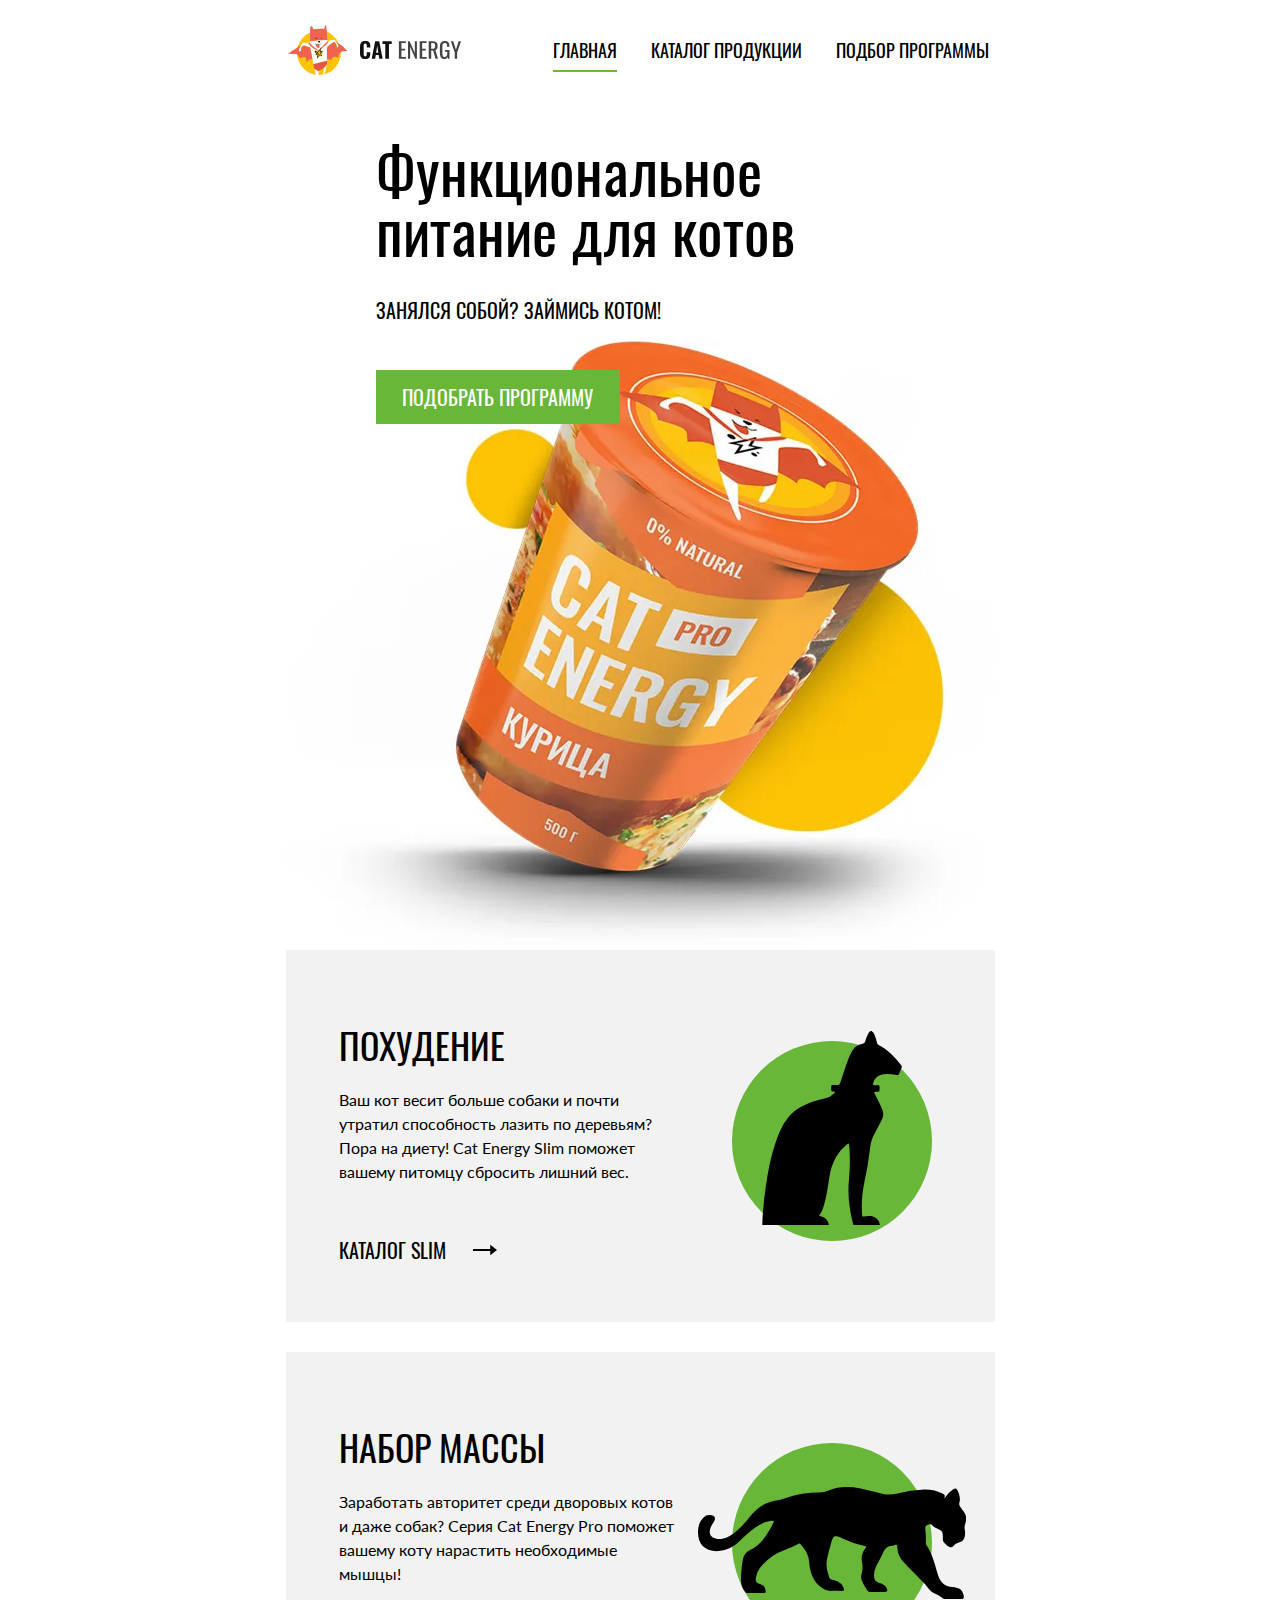
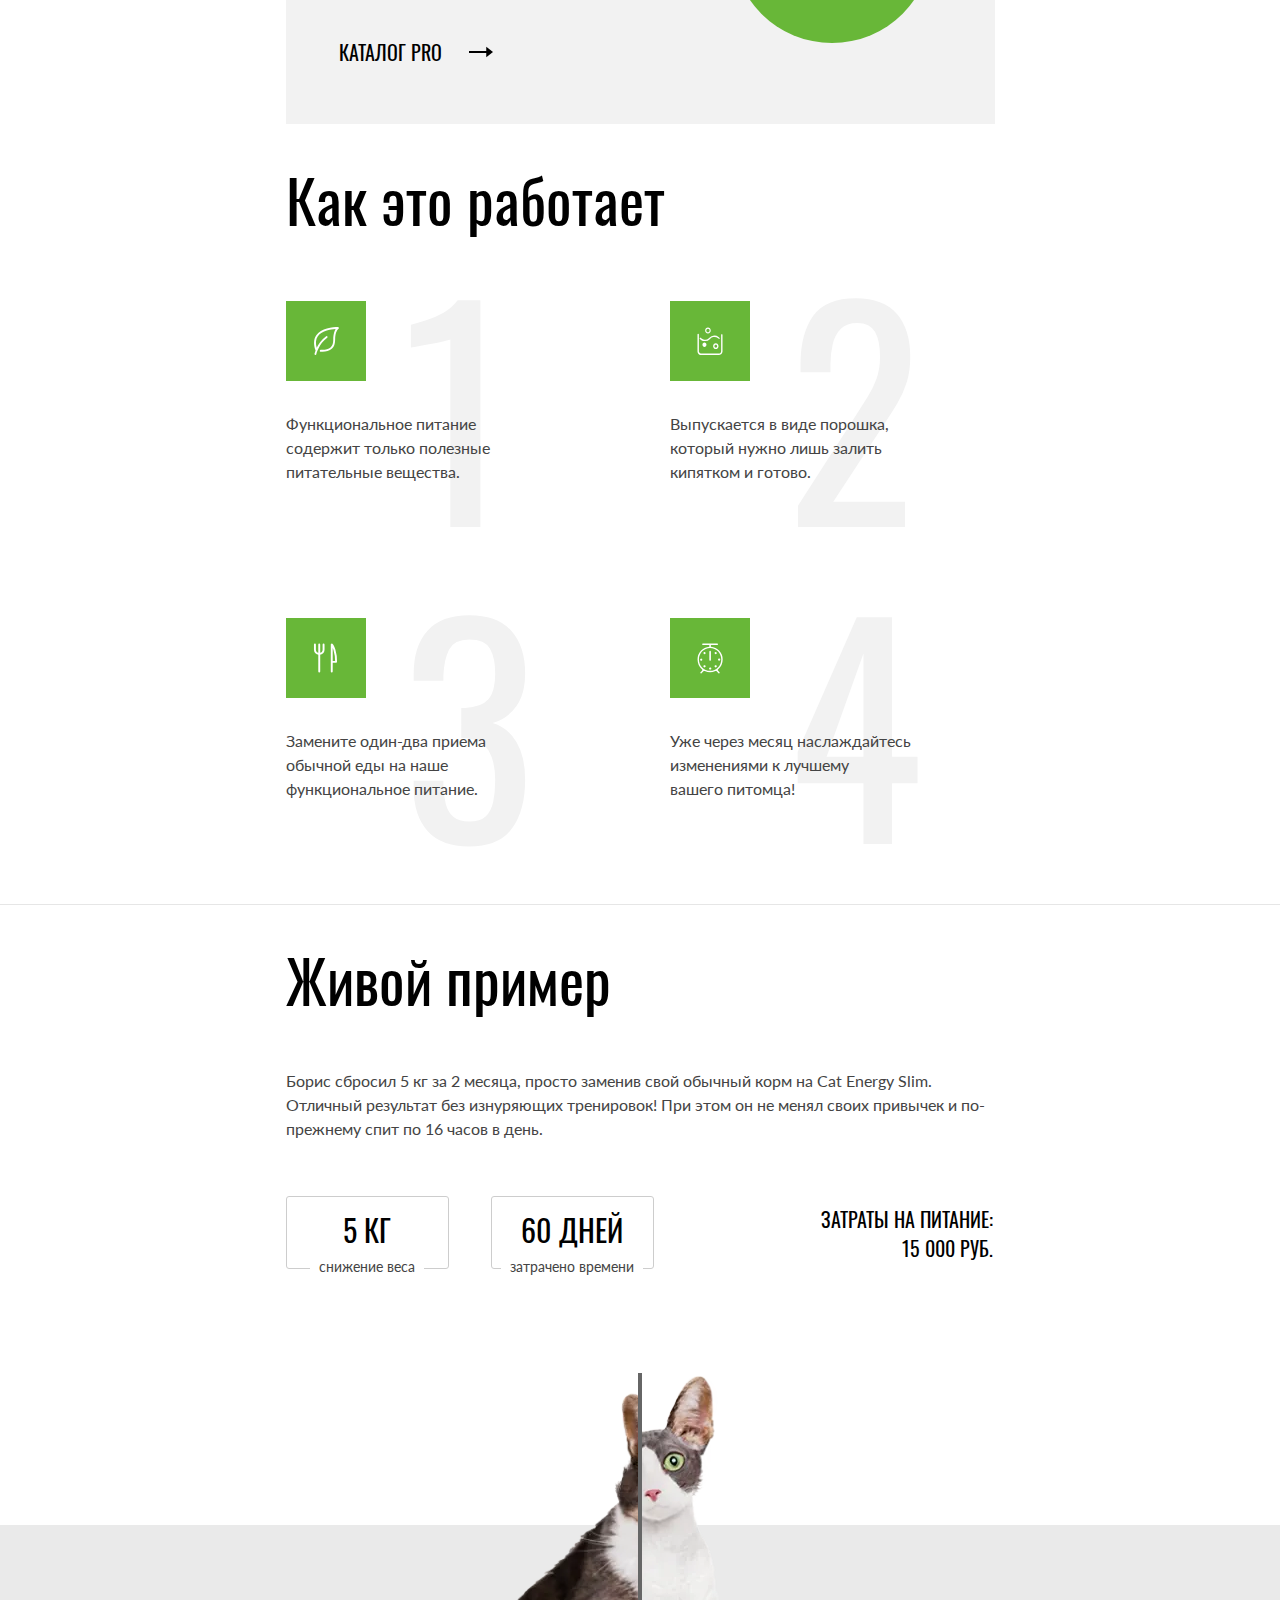
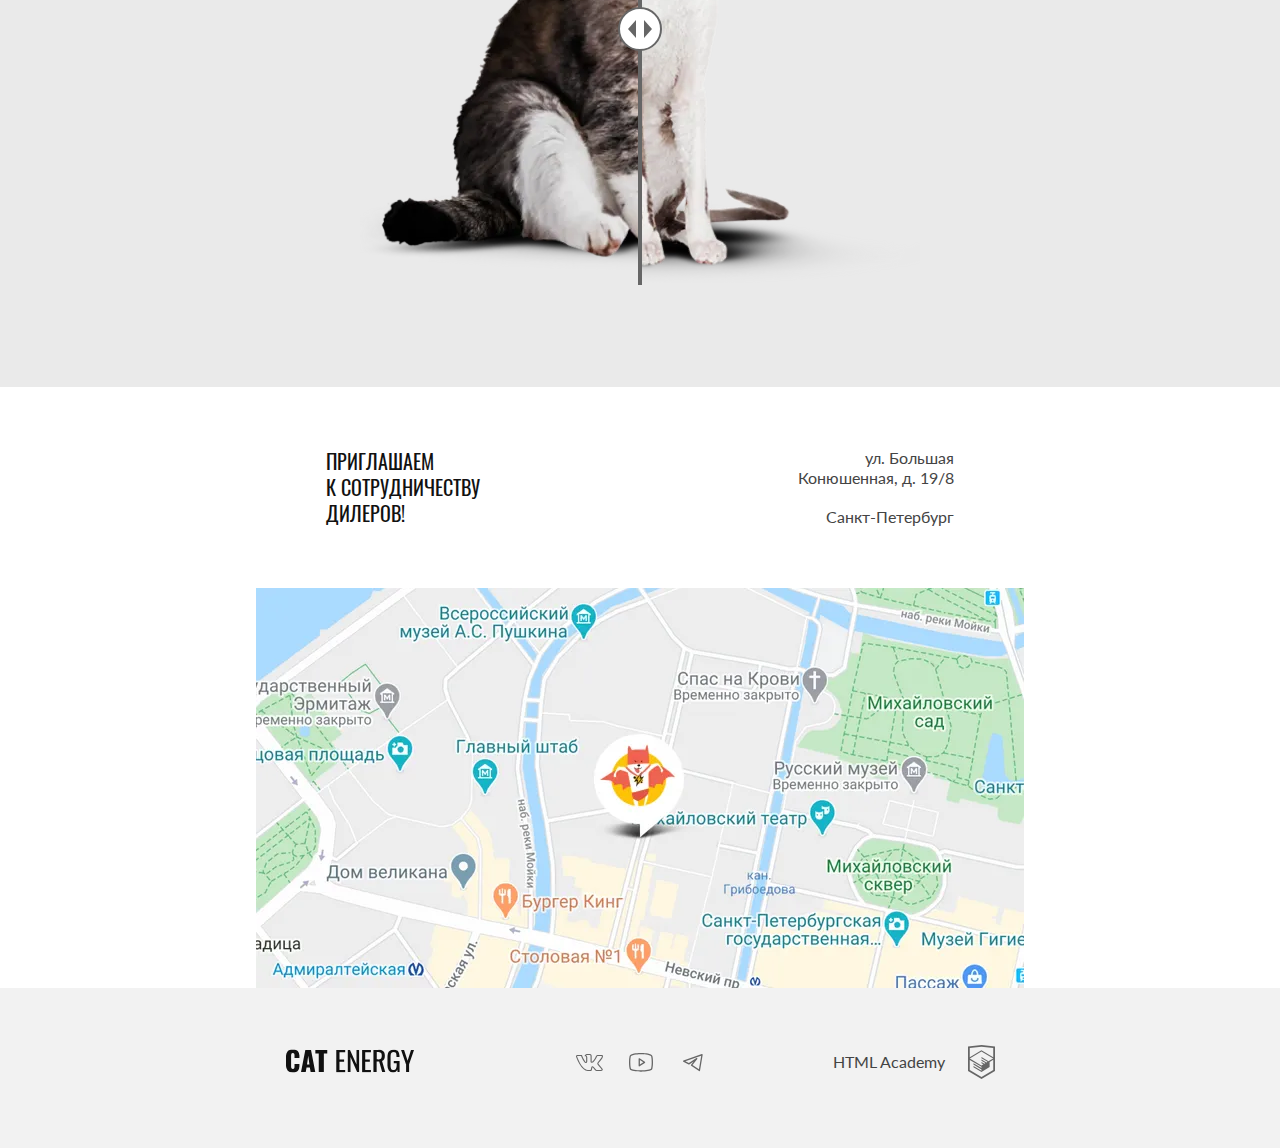
<file: index.html>
<!DOCTYPE html><html class="page" lang="ru"><head><meta charset="UTF-8"><title>Название проекта</title><meta name="viewport" content="width=device-width,initial-scale=1"><link rel="stylesheet" href="styles/styles.css"><link rel="icon" href="favicon.ico"><link rel="icon" href="favicons/icon.svg" type="image/svg+xml"><link rel="apple-touch-icon" href="favicons/apple-touch-icon.png"><link rel="manifest" href="manifest.webmanifest"><link rel="preload" href="fonts/lato/Lato-Regular.woff2" as="font" crossorigin="anonymous"><link rel="preload" href="fonts//oswald/oswaldregular.woff2" as="font" crossorigin="anonymous"><script src="scripts/index.js" defer="defer"></script></head><body class="page__body"><header class="main-header main-header--index"><nav class="main-nav main-nav--closed main-nav--nojs"><div class="main-nav__container container"><a class="main-header__logo" href="index.html" aria-label="Логотип Кэт Энерджи"><picture><source media="(min-width: 1440px)" srcset="images/logo-cat-desktop.svg" width="70" height="59" type="image/svg+xml"><source media="(min-width: 768px)" srcset="images/logo-cat-tablet.svg" width="60" height="50" type="image/svg+xml"><img class="main-header__logo-cat" src="images/logo-cat-mobile.svg" width="33" height="38" alt="Логотипа сайта"></picture><picture><source media="(min-width: 1440px)" srcset="images/logo-text.svg" width="118" height="21" type="image/svg+xml"><source media="(min-width: 768px)" srcset="images/logo-text.svg" width="101" height="18" type="image/svg+xml"><img class="main-header__logo-text" src="images/logo-text-black.svg" width="101" height="18" alt="Логотип-текст cat energy"></picture></a><button class="main-nav__toggle main-nav__toggle--close" type="button" aria-label="Откройте меню"></button></div><div class="main-nav__wrapper main-nav__wrapper--close"><ul class="main-nav__list"><li class="main-nav__item"><a class="main-nav__link main-nav__link--current" href="index.html">Главная</a></li><li class="main-nav__item"><a class="main-nav__link" href="catalog.html">Каталог продукции</a></li><li class="main-nav__item"><a class="main-nav__link" href="404.html">Подбор программы</a></li></ul></div></nav><section class="promo"><div class="promo__wrapper container"><h1 class="promo__title">Функциональное питание для котов</h1><p class="promo__slogan">Занялся собой? Займись котом!</p><picture><source media="(min-width: 1440px)" type="image/webp" width="552" height="499" srcset="images/promo-desktop@1x.webp, images/promo-desktop@2x.webp 2x"><source media="(min-width: 768px)" type="image/webp" width="709" height="609" srcset="images/promo-tablet@1x.webp, images/promo-tablet@2x.webp 2x"><source type="image/webp" width="280" height="270" srcset="images/promo-mobile@1x.webp, images/promo-mobile@2x.webp 2x"><source media="(min-width: 1440px)" srcset="images/promo-desktop@1x.png, images/promo-desktop@2x.png 2x" type="image/png" width="552" height="499"><source media="(min-width: 768px)" srcset="images/promo-tablet@1x.png, images/promo-tablet@2x.png 2x" type="image/png" width="709" height="609"><img class="promo__image" src="images/promo-mobile@1x.png" srcset="images/promo-mobile@2x.png 2x" width="280" height="270" alt="Упаковка еды для котов со вкусом курицы"></picture><a class="promo__link button" href="#">Подобрать программу</a></div></section></header><main class="main-container"><section class="programm container"><h2 class="visually-hidden">Программы питания</h2><ul class="programm__list"><li class="programm__item"><div class="programm__wrapper programm__wrapper--slim"><h3 class="programm__title">Похудение</h3><p class="programm__text">Ваш кот весит больше собаки и почти утратил способность лазить по деревьям? Пора на диету! Cat Energy Slim поможет вашему питомцу сбросить лишний вес.</p><a class="programm__link" href="#">Каталог slim</a></div></li><li class="programm__item"><div class="programm__wrapper programm__wrapper--weight-gain"><h3 class="programm__title">Набор массы</h3><p class="programm__text">Заработать авторитет среди дворовых котов и даже собак? Серия Cat Energy Pro поможет вашему коту нарастить необходимые мышцы!</p><a class="programm__link" href="#">Каталог pro</a></div></li></ul></section><section class="work container"><div class="work__wrapper"><h2 class="work__title">Как это работает</h2><ul class="work__list"><li class="work__item work__item--leaf"><p class="work__text">Функциональное питание содержит только полезные питательные вещества.</p></li><li class="work__item work__item--powder"><p class="work__text">Выпускается в виде порошка, который нужно лишь залить кипятком и готово.</p></li><li class="work__item work__item--eat"><p class="work__text">Замените один-два приема обычной еды на наше функциональное питание.</p></li><li class="work__item work__item--watch"><p class="work__text">Уже через месяц наслаждайтесь изменениями к лучшему <span class="work__text-perenos">вашего питомца!</span></p></li></ul></div></section><section class="example"><div class="example__wrapper container"><h2 class="example__title">Живой пример</h2><p class="example__text">Борис сбросил 5 кг за 2 месяца, просто заменив свой обычный корм на Cat Energy Slim. Отличный результат без изнуряющих тренировок! При этом он не менял своих привычек и по-прежнему спит по 16 часов в день.</p><div class="example__list"><div class="example__list-wrapper"><dl class="example__item"><dt class="example__option">снижение веса</dt><dd class="example__value">5 кг</dd></dl><dl class="example__item"><dt class="example__option example__option--time">затрачено времени</dt><dd class="example__value">60 дней</dd></dl></div><p class="example__desc"><span>Затраты на питание:</span><span>15 000 РУБ.</span></p></div><div class="example__slider slider-images"><div class="slider-images__wrapper slider-images__wrapper--fat"><picture><source media="(min-width: 1440px)" type="image/webp" width="560" height="512" srcset="images/fat-cat-tab-desk@1x.webp, images/fat-cat-tab-desk@2x.webp 2x"><source media="(min-width: 768px)" type="image/webp" width="560" height="512" srcset="images/fat-cat-tab-desk@1x.webp, images/fat-cat-tab-desk@2x.webp 2x"><source type="image/webp" width="280" height="256" srcset="images/fat-cat-mobile@1x.webp, images/fat-cat-mobile@2x.webp 2x"><source media="(min-width: 1440px)" srcset="images/fat-cat-tab-desk@1x.png, images/fat-cat-tab-desk@2x.png 2x" type="image/png" width="560" height="512"><source media="(min-width: 768px)" srcset="images/fat-cat-tab-desk@1x.png, images/fat-cat-tab-desk@2x.png 2x" type="image/png" width="560" height="512"><img class="slider-images__cat slider-images__cat--fat" src="images/fat-cat-mobile@1x.png" srcset="images/fat-cat-mobile@2x.png 2x" width="280" height="256" alt="худой кот"></picture></div><div class="slider-images__wrapper slider-images__wrapper--slim"><picture><source media="(min-width: 1440px)" type="image/webp" width="560" height="512" srcset="images/slim-cat-tab-desk@1x.webp, images/slim-cat-tab-desk@2x.webp 2x"><source media="(min-width: 768px)" type="image/webp" width="560" height="512" srcset="images/slim-cat-tab-desk@1x.webp, images/slim-cat-tab-desk@2x.webp 2x"><source type="image/webp" width="280" height="256" srcset="images/slim-cat-mobile@1x.webp, images/slim-cat-mobile@2x.webp 2x"><source media="(min-width: 1440px)" srcset="images/slim-cat-tab-desk@1x.png, images/slim-cat-tab-desk@2x.png 2x" type="image/png" width="560" height="512"><source media="(min-width: 768px)" srcset="images/slim-cat-tab-desk@1x.png, images/slim-cat-tab-desk@2x.png 2x" type="image/png" width="560" height="512"><img class="slider-images__cat slider-images__cat--slim" src="images/slim-cat-mobile@1x.png" srcset="images/slim-cat-mobile@2x.png 2x" width="280" height="256" alt="худой кот"></picture></div><div class="example__range-bar"><button class="example__range-toogle" type="button" aria-label="Cравнение кота до и после"></button></div></div></div></section><section class="contact"><div class="contact__wrapper container"><h2 class="visually-hidden">Наш адрес</h2><p class="contact__text">Приглашаем<br>к сотрудничеству дилеров!</p><address class="contact__address">ул. Большая Конюшенная, д. 19/8 <span class="contact__city">Санкт-Петербург</span></address></div><div class="contact__map-wrapper"><picture><source media="(min-width: 1440px)" type="image/webp" width="1440" height="400" srcset="images/location-desktop@1x.webp, images/location-desktop@2x.webp 2x"><source media="(min-width: 768px)" type="image/webp" width="768" height="400" srcset="images/location-tablet@1x.webp, images/location-tablet@2x.webp 2x"><source type="image/webp" width="320" height="362" srcset="images/location-mobile@1x.webp, images/location-mobile@2x.webp 2x"><source media="(min-width: 1440px)" srcset="images/location-desktop@1x.png, images/location-desktop@2x.png 2x" type="image/png" width="1440" height="400"><source media="(min-width: 768px)" srcset="images/location-tablet@1x.png, images/location-tablet@2x.png 2x" type="image/png" width="768" height="400"><img class="contact__image" src="images/location-mobile@1x.png" srcset="images/location-mobile@2x.png 2x" width="320" height="362" alt="Местоположение магазина по адресу: ул. Большая Конюшенная, д. 19/8"></picture><iframe class="contact__map" src="https://www.google.com/maps/embed?pb=!1m14!1m8!1m3!1d999.3018780133102!2d30.323046999999995!3d59.938717000000004!3m2!1i1024!2i768!4f13.1!3m3!1m2!1s0x469631f6df7d3481%3A0xc0016be317f9a6fd!2sCat%20Energy!5e0!3m2!1sru!2sus!4v1725307685046!5m2!1sru!2sus" width="600" height="450" style="border:0;" allowfullscreen="" loading="lazy" referrerpolicy="no-referrer-when-downgrade"></iframe></div></section></main><footer class="main-footer"><div class="main-footer__wrapper container"><a class="main-footer__logo-link" href="index.html" aria-label="Логотип Кэт Энерджи"><img class="main-footer__logo" src="images/logo-text-black.svg" width="128" height="24" alt="Логотип Кэт Энерджи"></a><div class="main-footer__social social"><ul class="social__list"><li class="social__item"><a class="social__link social__link--vk" href="#"><span class="visually-hidden">ВКонтакте</span></a></li><li class="social__item"><a class="social__link social__link--youtube" href="#"><span class="visually-hidden">YouTube</span></a></li><li class="social__item"><a class="social__link social__link--tg" href="#"><span class="visually-hidden">Телеграм</span></a></li></ul></div><a class="main-footer__copyright-link copyright-link copyright-link--image" href="https://htmlacademy.ru/intensive/adaptive" aria-label="Логотип HTML Academy"><span class="copyright-link__text">HTML Academy</span></a></div></footer></body></html>
</file>
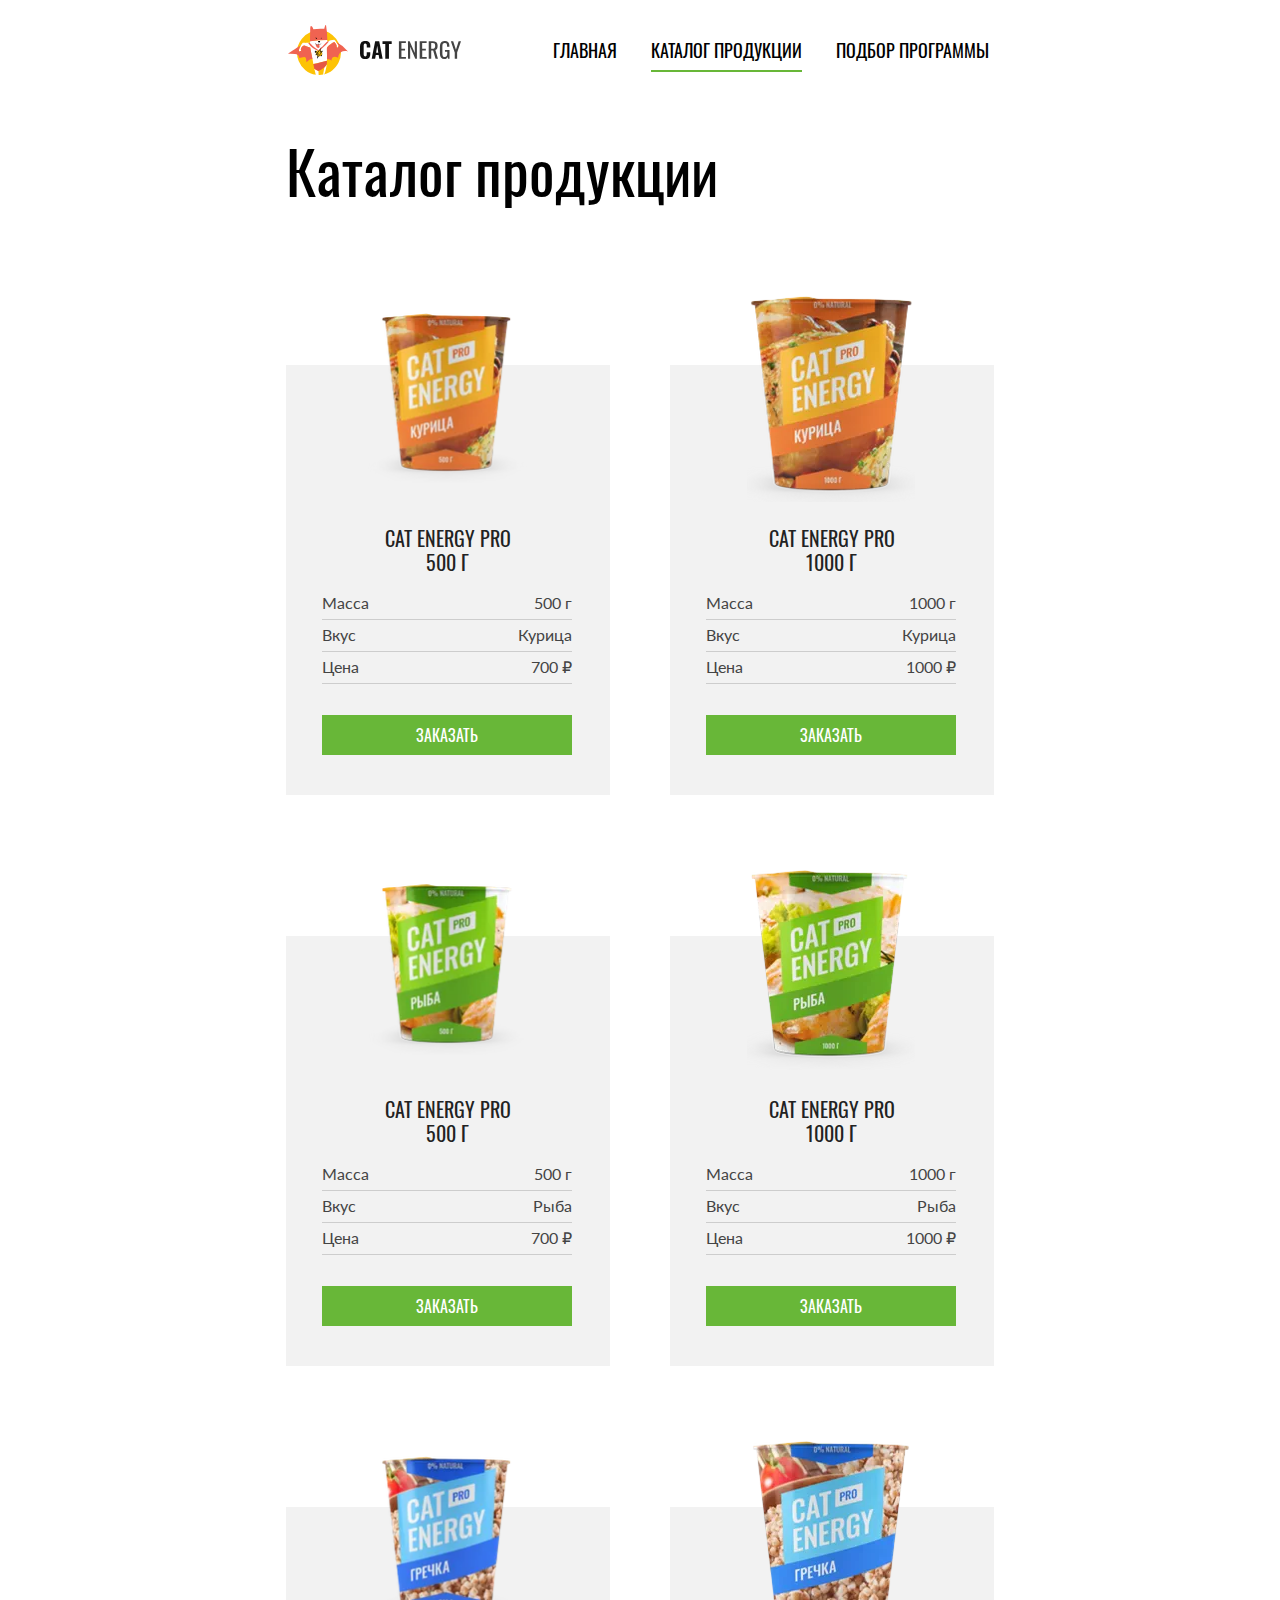
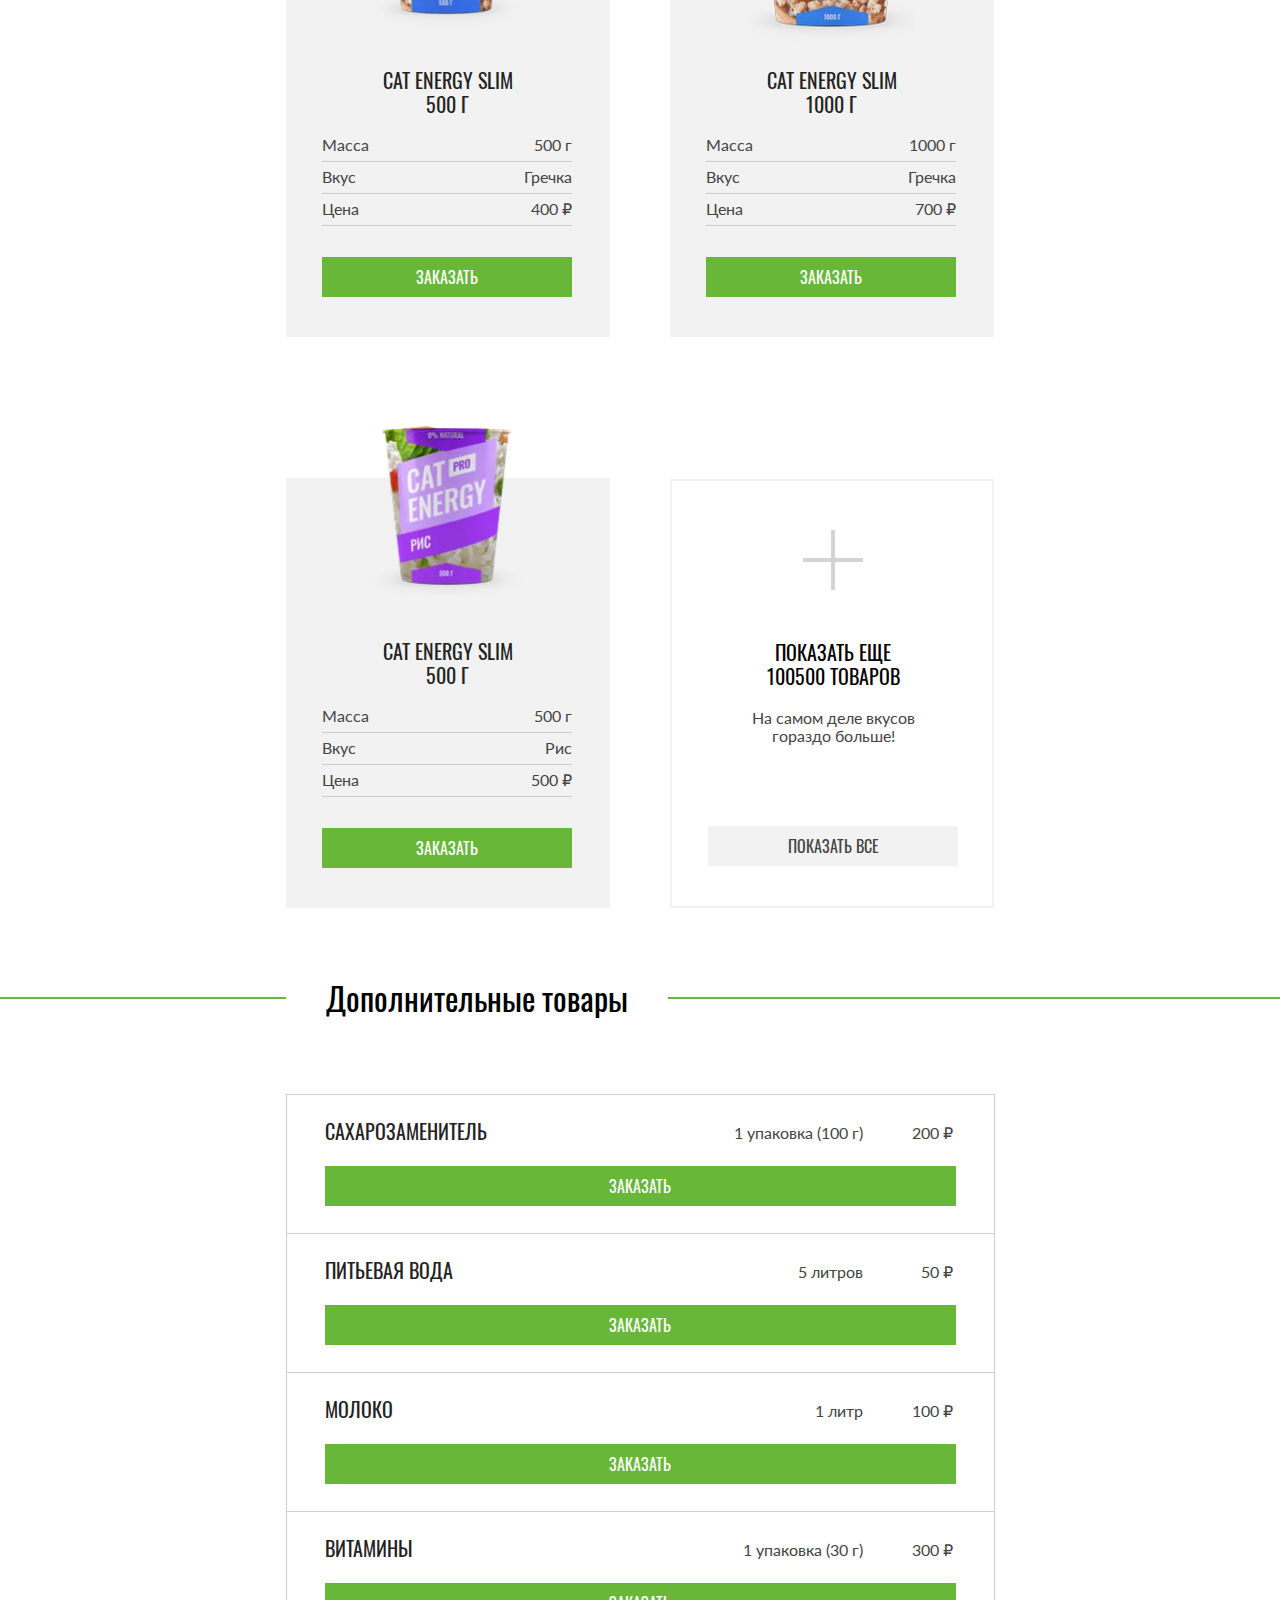
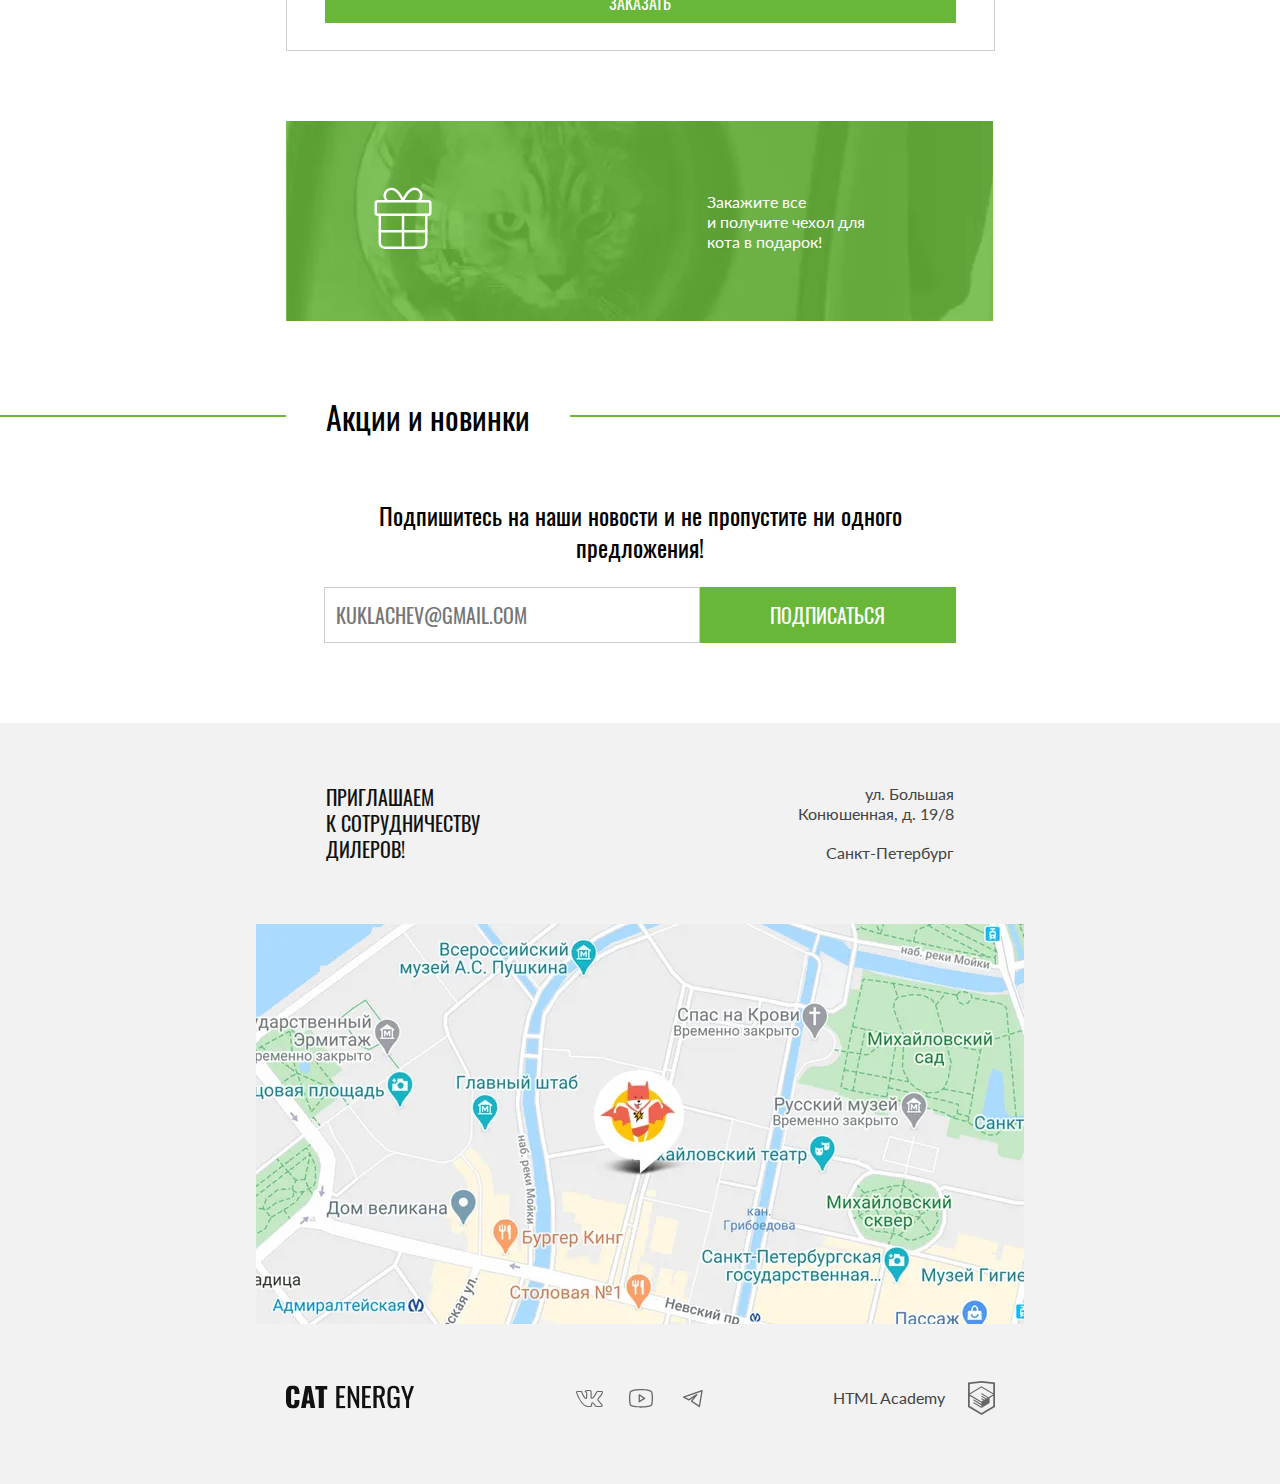
<file: catalog.html>
<!DOCTYPE html><html class="page" lang="ru"><head><meta charset="UTF-8"><title>Название проекта</title><meta name="viewport" content="width=device-width,initial-scale=1"><link rel="stylesheet" href="styles/styles.css"><link rel="icon" href="favicon.ico"><link rel="icon" href="favicons/icon.svg" type="image/svg+xml"><link rel="apple-touch-icon" href="favicons/favicon-icon-152.png"><link rel="manifest" href="manifest.webmanifest"><script src="scripts/index.js" defer="defer"></script></head><body class="page__body"><header class="main-header"><nav class="main-nav main-nav--catalog main-nav--closed main-nav--nojs"><div class="main-nav__container container"><a class="main-header__logo" href="index.html" aria-label="Логотип Кэт Энерджи и переход на главную страницу"><picture><source media="(min-width: 1440px)" srcset="images/logo-cat-desktop.svg" width="70" height="59" type="image/svg+xml"><source media="(min-width: 768px)" srcset="images/logo-cat-tablet.svg" width="60" height="50" type="image/svg+xml"><img class="main-header__logo-cat" src="images/logo-cat-mobile.svg" width="33" height="38" alt="Логотипа сайта"></picture><picture><source media="(min-width: 1440px)" srcset="images/logo-text.svg" width="118" height="21" type="image/svg+xml"><source media="(min-width: 768px)" srcset="images/logo-text.svg" width="101" height="18" type="image/svg+xml"><img class="main-header__logo-text main-header__logo-text--catalog" src="images/logo-text-black.svg" width="101" height="18" alt="Логотип-текст cat energy"></picture></a><button class="main-nav__toggle main-nav__toggle--close" type="button" aria-label="Откройте меню"></button></div><div class="main-nav__wrapper main-nav__wrapper--close"><ul class="main-nav__list"><li class="main-nav__item"><a class="main-nav__link main-nav__link--catalog" href="index.html">Главная</a></li><li class="main-nav__item"><a class="main-nav__link main-nav__link--catalog main-nav__link--current" href="catalog.html">Каталог продукции</a></li><li class="main-nav__item"><a class="main-nav__link main-nav__link--catalog" href="404.html">Подбор программы</a></li></ul></div></nav></header><main class="main-container"><section class="catalog-product"><div class="catalog-product__title-wrapper container"><h1 class="catalog-product__title">Каталог продукции</h1></div><ul class="catalog-product__list catalog-product__list-wrapper"><li class="catalog-product__card card"><div class="card__wrapper"><a class="catalog-product__link" href="#"><picture><source media="(min-width: 1440px)" type="image/webp" width="161" height="172" srcset="images/catalog-1-tab-desk@1x.webp, images/catalog-1-tab-desk@2x.webp 2x"><source media="(min-width: 768px)" type="image/webp" width="161" height="172" srcset="images/catalog-1-tab-desk@1x.webp, images/catalog-1-tab-desk@2x.webp 2x"><source width="68" height="86" type="image/webp" srcset="images/catalog-1-mobile@1x.webp, images/catalog-1-mobile@2x.webp 2x"><source media="(min-width: 1440px)" srcset="images/catalog-1-tab-desk@1x.png, images/catalog-1-tab-desk@2x.png 2x" type="image/png" width="161" height="172"><source media="(min-width: 768px)" srcset="images/catalog-1-tab-desk@1x.png, images/catalog-1-tab-desk@2x.png 2x" type="image/png" width="161" height="172"><img class="catalog-product__image" src="images/catalog-1-mobile@1x.png" srcset="images/catalog-1-mobile@2x.png 2x" width="68" height="86" alt="Упаковка еды для котов со вкусом курицы 500 г"></picture></a><div class="card__text"><a class="card__title-link" href="#"><h3 class="card__title-card">Cat Energy PRO 500 г</h3></a><dl class="card__discription"><div class="card__discription-wrapper"><dt class="card__option">Масса</dt><dd class="card__value">500 г</dd></div><div class="card__discription-wrapper"><dt class="card__option">Вкус</dt><dd class="card__value">Курица</dd></div><div class="card__discription-wrapper"><dt class="card__option">Цена</dt><dd class="card__value">700 ₽</dd></div></dl></div><a class="catalog-product__button button" href="#">Заказать</a></div></li><li class="catalog-product__card card"><div class="card__wrapper"><a class="catalog-product__link" href="#"><picture><source media="(min-width: 1440px)" type="image/webp" width="172" height="196" srcset="images/catalog-2-desktop@1x.webp, images/catalog-2-desktop@1x.webp 2x"><source media="(min-width: 768px)" type="image/webp" width="168" height="206" srcset="images/catalog-2-tablet@1x.webp, images/catalog-2-tablet@2x.webp 2x"><source width="84" height="100" type="image/webp" srcset="images/catalog-2-mobile@1x.webp, images/catalog-2-mobile@2x.webp 2x"><source media="(min-width: 1440px)" srcset="images/catalog-2-desktop@1x.png, images/catalog-2-desktop@2x.png 2x" type="image/png" width="172" height="196"><source media="(min-width: 768px)" srcset="images/catalog-2-tablet@1x.png, images/catalog-2-tablet@2x.png 2x" type="image/png" width="168" height="206"><img class="catalog-product__image" src="images/catalog-2-mobile@1x.png" srcset="images/catalog-2-mobile@2x.png 2x" width="84" height="100" alt="Упаковка еды для котов со вкусом курицы 1000 г"></picture></a><div class="card__text"><a class="card__title-link" href="#"><h3 class="card__title-card">Cat Energy PRO 1000 г</h3></a><dl class="card__discription"><div class="card__discription-wrapper"><dt class="card__option">Масса</dt><dd class="card__value">1000 г</dd></div><div class="card__discription-wrapper"><dt class="card__option">Вкус</dt><dd class="card__value">Курица</dd></div><div class="card__discription-wrapper"><dt class="card__option">Цена</dt><dd class="card__value">1000 ₽</dd></div></dl></div><a class="catalog-product__button button" href="#">Заказать</a></div></li><li class="catalog-product__card card"><div class="card__wrapper"><a class="catalog-product__link" href="#"><picture><source media="(min-width: 1440px)" type="image/webp" width="163" height="174" srcset="images/catalog-3-tab-desk@1x.webp, images/catalog-3-tab-desk@2x.webp 2x"><source media="(min-width: 768px)" type="image/webp" width="163" height="174" srcset="images/catalog-3-tab-desk@1x.webp, images/catalog-3-tab-desk@2x.webp 2x"><source width="68" height="78" type="image/webp" srcset="images/catalog-3-mobile@1x.webp, images/catalog-3-mobile@2x.webp 2x"><source media="(min-width: 1440px)" srcset="images/catalog-3-tab-desk@1x.png, images/catalog-3-tab-desk@2x.png 2x" type="image/png" width="163" height="174"><source media="(min-width: 768px)" srcset="images/catalog-3-tab-desk@1x.png, images/catalog-3-tab-desk@2x.png 2x" type="image/png" width="163" height="174"><img class="catalog-product__image" src="images/catalog-3-mobile@1x.png" srcset="images/catalog-3-mobile@2x.png 2x" width="68" height="78" alt="Упаковка еды для котов со вкусом рыбы 500 г"></picture></a><div class="card__text"><a class="card__title-link" href="#"><h3 class="card__title-card">Cat Energy PRO 500 г</h3></a><dl class="card__discription"><div class="card__discription-wrapper"><dt class="card__option">Масса</dt><dd class="card__value">500 г</dd></div><div class="card__discription-wrapper"><dt class="card__option">Вкус</dt><dd class="card__value">Рыба</dd></div><div class="card__discription-wrapper"><dt class="card__option">Цена</dt><dd class="card__value">700 ₽</dd></div></dl></div><a class="catalog-product__button button" href="#">Заказать</a></div></li><li class="catalog-product__card card"><div class="card__wrapper"><a class="catalog-product__link" href="#"><picture><source media="(min-width: 1440px)" type="image/webp" width="172" height="196" srcset="images/catalog-4-desktop@1x.webp, images/catalog-4-desktop@1x.webp 2x"><source media="(min-width: 768px)" type="image/webp" width="168" height="200" srcset="images/catalog-4-tablet@1x.webp, images/catalog-4-tablet@2x.webp 2x"><source width="84" height="100" type="image/webp" srcset="images/catalog-4-mobile@1x.webp, images/catalog-4-mobile@2x.webp 2x"><source media="(min-width: 1440px)" srcset="images/catalog-4-desktop@1x.png, images/catalog-4-desktop@2x.png 2x" type="image/png" width="172" height="196"><source media="(min-width: 768px)" srcset="images/catalog-4-tablet@1x.png, images/catalog-4-tablet@2x.png 2x" type="image/png" width="168" height="200"><img class="catalog-product__image" src="images/catalog-4-mobile@1x.png" srcset="images/catalog-4-mobile@2x.png 2x" width="84" height="100" alt="Упаковка еды для котов со вкусом рыбы 1000 г"></picture></a><div class="card__text"><a class="card__title-link" href="#"><h3 class="card__title-card">Cat Energy PRO 1000 г</h3></a><dl class="card__discription"><div class="card__discription-wrapper"><dt class="card__option">Масса</dt><dd class="card__value">1000 г</dd></div><div class="card__discription-wrapper"><dt class="card__option">Вкус</dt><dd class="card__value">Рыба</dd></div><div class="card__discription-wrapper"><dt class="card__option">Цена</dt><dd class="card__value">1000 ₽</dd></div></dl></div><a class="catalog-product__button button" href="#">Заказать</a></div></li><li class="catalog-product__card card"><div class="card__wrapper"><a class="catalog-product__link" href="#"><picture><source media="(min-width: 1440px)" type="image/webp" width="161" height="171" srcset="images/catalog-5-tab-desk@1x.webp, images/catalog-5-tab-desk@2x.webp 2x"><source media="(min-width: 768px)" type="image/webp" width="161" height="171" srcset="images/catalog-5-tab-desk@1x.webp, images/catalog-5-tab-desk@2x.webp 2x"><source width="68" height="78" type="image/webp" srcset="images/catalog-5-mobile@1x.webp, images/catalog-5-mobile@2x.webp 2x"><source media="(min-width: 1440px)" srcset="images/catalog-5-tab-desk@1x.png, images/catalog-5-tab-desk@2x.png 2x" type="image/png" width="161" height="171"><source media="(min-width: 768px)" srcset="images/catalog-5-tab-desk@1x.png, images/catalog-5-tab-desk@2x.png 2x" type="image/png" width="161" height="171"><img class="catalog-product__image" src="images/catalog-5-mobile@1x.png" srcset="images/catalog-5-mobile@2x.png 2x" width="68" height="78" alt="Упаковка еды для котов со вкусом гречки 500 г"></picture></a><div class="card__text"><a class="card__title-link" href="#"><h3 class="card__title-card">Cat Energy SLIM 500 г</h3></a><dl class="card__discription"><div class="card__discription-wrapper"><dt class="card__option">Масса</dt><dd class="card__value">500 г</dd></div><div class="card__discription-wrapper"><dt class="card__option">Вкус</dt><dd class="card__value">Гречка</dd></div><div class="card__discription-wrapper"><dt class="card__option">Цена</dt><dd class="card__value">400 ₽</dd></div></dl></div><a class="catalog-product__button button" href="#">Заказать</a></div></li><li class="catalog-product__card card"><div class="card__wrapper"><a class="catalog-product__link" href="#"><picture><source media="(min-width: 1440px)" type="image/webp" width="172" height="196" srcset="images/catalog-6-desktop@1x.webp, images/catalog-6-desktop@1x.webp 2x"><source media="(min-width: 768px)" type="image/webp" width="168" height="200" srcset="images/catalog-6-tablet@1x.webp, images/catalog-6-tablet@2x.webp 2x"><source width="84" height="100" type="image/webp" srcset="images/catalog-6-mobile@1x.webp, images/catalog-6-mobile@2x.webp 2x"><source media="(min-width: 1440px)" srcset="images/catalog-6-desktop@1x.png, images/catalog-6-desktop@2x.png 2x" type="image/png" width="172" height="196"><source media="(min-width: 768px)" srcset="images/catalog-6-tablet@1x.png, images/catalog-6-tablet@2x.png 2x" type="image/png" width="168" height="200"><img class="catalog-product__image" src="images/catalog-6-mobile@1x.png" srcset="images/catalog-6-mobile@2x.png 2x" width="84" height="100" alt="Упаковка еды для котов со вкусом гречки 1000 г"></picture></a><div class="card__text"><a class="card__title-link" href="#"><h3 class="card__title-card">Cat Energy SLIM 1000 г</h3></a><dl class="card__discription"><div class="card__discription-wrapper"><dt class="card__option">Масса</dt><dd class="card__value">1000 г</dd></div><div class="card__discription-wrapper"><dt class="card__option">Вкус</dt><dd class="card__value">Гречка</dd></div><div class="card__discription-wrapper"><dt class="card__option">Цена</dt><dd class="card__value">700 ₽</dd></div></dl></div><a class="catalog-product__button button" href="#">Заказать</a></div></li><li class="catalog-product__card card"><div class="card__wrapper"><a class="catalog-product__link" href="#"><picture><source media="(min-width: 1440px)" type="image/webp" width="163" height="174" srcset="images/catalog-7-tab-desk@1x.webp, images/catalog-7-tab-desk@2x.webp 2x"><source media="(min-width: 768px)" type="image/webp" width="163" height="174" srcset="images/catalog-7-tab-desk@1x.webp, images/catalog-7-tab-desk@2x.webp 2x"><source width="72" height="84" type="image/webp" srcset="images/catalog-7-mobile@1x.webp, images/catalog-7-mobile@2x.webp 2x"><source media="(min-width: 1440px)" srcset="images/catalog-7-tab-desk@1x.png, images/catalog-7-tab-desk@2x.png 2x" type="image/png" width="163" height="174"><source media="(min-width: 768px)" srcset="images/catalog-7-tab-desk@1x.png, images/catalog-7-tab-desk@2x.png 2x" type="image/png" width="163" height="174"><img class="catalog-product__image" src="images/catalog-7-mobile@1x.png" srcset="images/catalog-7-mobile@2x.png 2x" width="72" height="84" alt="Упаковка еды для котов со вкусом риса 500 г"></picture></a><div class="card__text"><a class="card__title-link" href="#"><h3 class="card__title-card">Cat Energy SLIM 500 г</h3></a><dl class="card__discription"><div class="card__discription-wrapper"><dt class="card__option">Масса</dt><dd class="card__value">500 г</dd></div><div class="card__discription-wrapper"><dt class="card__option">Вкус</dt><dd class="card__value">Рис</dd></div><div class="card__discription-wrapper"><dt class="card__option">Цена</dt><dd class="card__value">500 ₽</dd></div></dl></div><a class="catalog-product__button button" href="#">Заказать</a></div></li><li class="catalog-product__card card catalog-product__card--more"><div class="card__wrapper card__wrapper-more"><h3 class="catalog-product__card-title">Показать еще 100500 товаров</h3><p class="catalog-product__text">На самом деле вкусов гораздо больше!</p><a class="catalog-product__button button catalog-product__button--more" href="#">Показать все</a></div></li></ul></section><section class="additional-product container"><h2 class="additional-product__title">Дополнительные товары</h2><div class="additional-product__grid-wrapper"><ul class="additional-product__list"><li class="additional-product__item"><div class="additional-product__item-wrapper"><h3 class="additional-product__item-title">Сахарозаменитель</h3><div class="additional-product__container"><p class="additional-product__item-type">1 упаковка (100 г)</p><span class="additional-product__item-price">200 ₽</span></div></div><a class="additional-product__item-button button" href="#">Заказать</a></li><li class="additional-product__item"><div class="additional-product__item-wrapper"><h3 class="additional-product__item-title">Питьевая вода</h3><div class="additional-product__container"><p class="additional-product__item-type">5 литров</p><span class="additional-product__item-price">50 ₽</span></div></div><a class="additional-product__item-button button" href="#">Заказать</a></li><li class="additional-product__item"><div class="additional-product__item-wrapper"><h3 class="additional-product__item-title">Молоко</h3><div class="additional-product__container"><p class="additional-product__item-type">1 литр</p><span class="additional-product__item-price">100 ₽</span></div></div><a class="additional-product__item-button button" href="#">Заказать</a></li><li class="additional-product__item"><div class="additional-product__item-wrapper"><h3 class="additional-product__item-title">Витамины</h3><div class="additional-product__container"><p class="additional-product__item-type">1 упаковка (30 г)</p><span class="additional-product__item-price">300 ₽</span></div></div><a class="additional-product__item-button button" href="#">Заказать</a></li></ul><div class="additional-product__wrapper"><h2 class="visually-hidden">Получите подарок</h2><p class="additional-product__wrapper-title">Закажите все<br>и получите чехол для кота в подарок!</p></div></div></section><section class="subscribe container"><h2 class="subscribe__title">Акции и новинки</h2><div class="subscribe__wrapper"><p class="subscribe__text">Подпишитесь на наши новости и не пропустите ни одного предложения!</p><form class="subscribe__form" action="https://echo.htmlacademy.ru/" method="post"><label class="visually-hidden" for="newsletter-email">Введите ваш email</label> <input class="field" placeholder="кuklachev@gmail.com" type="email" name="newsletter-email" id="newsletter-email" required> <button class="subscribe__button button" type="submit">Подписаться</button></form></div></section><section class="contact contact-catalog"><div class="contact__wrapper contact__wrapper--catalog container"><h2 class="visually-hidden">Наш адрес</h2><p class="contact__text">Приглашаем<br>к сотрудничеству дилеров!</p><address class="contact__address">ул. Большая Конюшенная, д. 19/8 <span class="contact__city">Санкт-Петербург</span></address></div><div class="contact__map-wrapper"><picture><source media="(min-width: 1440px)" type="image/webp" width="1440" height="400" srcset="images/location-desktop@1x.webp, images/location-desktop@2x.webp 2x"><source media="(min-width: 768px)" type="image/webp" width="768" height="400" srcset="images/location-tablet@1x.webp, images/location-tablet@2x.webp 2x"><source type="image/webp" width="320" height="362" srcset="images/location-mobile@1x.webp, images/location-mobile@2x.webp 2x"><source media="(min-width: 1440px)" srcset="images/location-desktop@1x.png, images/location-desktop@2x.png 2x" type="image/png" width="1440" height="400"><source media="(min-width: 768px)" srcset="images/location-tablet@1x.png, images/location-tablet@2x.png 2x" type="image/png" width="768" height="400"><img class="contact__image" src="images/location-mobile@1x.png" srcset="images/location-mobile@2x.png 2x" width="320" height="362" alt="Местоположение магазина по адресу: ул. Большая Конюшенная, д. 19/8"></picture><iframe class="contact__map" src="https://www.google.com/maps/embed?pb=!1m14!1m8!1m3!1d999.3018780133102!2d30.323046999999995!3d59.938717000000004!3m2!1i1024!2i768!4f13.1!3m3!1m2!1s0x469631f6df7d3481%3A0xc0016be317f9a6fd!2sCat%20Energy!5e0!3m2!1sru!2sus!4v1725307685046!5m2!1sru!2sus" width="600" height="450" style="border:0;" allowfullscreen="" loading="lazy" referrerpolicy="no-referrer-when-downgrade"></iframe></div></section></main><footer class="main-footer"><div class="main-footer__wrapper container"><a class="main-footer__logo-link" href="index.html" aria-label="Логотип Кэт Энерджи"><img class="main-footer__logo" src="images/logo-text-black.svg" width="128" height="24" alt="Логотип Кэт Энерджи"></a><div class="main-footer__social social"><ul class="social__list"><li class="social__item"><a class="social__link social__link--vk" href="#"><span class="visually-hidden">ВКонтакте</span></a></li><li class="social__item"><a class="social__link social__link--youtube" href="#"><span class="visually-hidden">YouTube</span></a></li><li class="social__item"><a class="social__link social__link--tg" href="#"><span class="visually-hidden">Телеграм</span></a></li></ul></div><a class="main-footer__copyright-link copyright-link copyright-link--image" href="https://htmlacademy.ru/intensive/adaptive" aria-label="Логотип HTML Academy"><span class="copyright-link__text">HTML Academy</span></a></div></footer></body></html>
</file>
<file: styles/styles.css>
@font-face{font-family:Lato;font-weight:400;font-style:normal;src:url(../fonts/lato/Lato-Regular.woff2)format("woff2"),url(../fonts/lato/Lato-Regular.woff)format("woff");font-display:swap}@font-face{font-family:Oswald;font-weight:400;font-style:normal;src:url(../fonts/oswald/oswaldregular.woff2)format("woff2"),url(../fonts/oswald/oswaldregular.woff)format("woff");font-display:swap}.visually-hidden{clip:rect(0 0 0 0);border:0;width:1px;height:1px;margin:-1px;padding:0;position:absolute;overflow:hidden}.container{width:280px;margin:0 auto}@media (width>=768px){.container{width:709px}}@media (width>=1440px){.container{width:1220px}}.button{text-align:center;color:#fff;text-transform:uppercase;cursor:pointer;background-color:#68b738;border:none;padding:10px;font-family:Oswald,Arial,sans-serif;font-size:16px;font-weight:400;line-height:20px;text-decoration:none;display:block}.page__body{color:#444;min-width:320px;margin:0;font-family:Lato,Arial,sans-serif}.main-header--index{margin:0}@media (width>=768px){.main-header--index{margin:0}}@media (width>=1440px){.main-header--index{background-image:-webkit-linear-gradient(90deg,#fff 50%,#68b738d9 50%),-webkit-image-set(url(../images/cat-background-desktop@1x.webp) 1x type("image/webp"),url(../images/cat-background-desktop@2x.webp) 2x type("image/webp"),url(../images/cat-background-desktop@1x.jpg) 1x type("image/jpeg"),url(../images/cat-background-desktop@2x.jpg) 2x type("image/jpeg")),-webkit-linear-gradient(#3d3c41,#3d3c41);background-image:linear-gradient(90deg,#fff 50%,#68b738d9 50%),image-set("../images/cat-background-desktop@1x.webp" 1x type("image/webp"),"../images/cat-background-desktop@2x.webp" 2x type("image/webp"),"../images/cat-background-desktop@1x.jpg" 1x type("image/jpeg"),"../images/cat-background-desktop@2x.jpg" 2x type("image/jpeg")),linear-gradient(#3d3c41,#3d3c41);background-position:100%,calc(50vw - 2px) -1px,100%;background-repeat:no-repeat;background-size:100%,contain,100%;display:block}}.main-header__logo{align-items:center;display:flex}@media (width>=768px){.main-header__logo{width:175px}}@media (width>=1440px){.main-header__logo{width:205px}}.main-header__logo-cat{margin-right:56px;display:block}@media (width>=768px){.main-header__logo-cat{margin-right:12px}}@media (width>=1440px){.main-header__logo-cat{margin-right:14px}}.main-header__logo-text{display:block}.main-header__logo-text--catalog{padding-top:1px}@media (width>=768px){.main-header__logo-text--catalog{padding-top:0}}.main-nav{justify-content:space-between;align-items:center;padding:14px 20px;display:flex;position:relative}@media (width>=768px){.main-nav{width:705px;margin-left:auto;margin-right:auto;padding:25px 0 65px}}@media (width>=1440px){.main-nav{width:1220px;padding:55px 0 29px}}.main-nav--catalog{border-bottom:1px solid #d9d9d9;padding:14px 20px 13px}@media (width>=768px){.main-nav--catalog{border-bottom:none;padding:25px 0 65px}}@media (width>=1440px){.main-nav--catalog{padding:57px 0 29px}}.main-nav__container{justify-content:space-between;align-items:center;display:flex}.main-nav__toggle{cursor:pointer;z-index:2;background:0 0;border:none;width:24px;height:24px;padding:0}@media (width>=768px){.main-nav__toggle{display:none}}.main-nav--closed .main-nav__toggle:before{content:"";background-color:#000;width:24px;height:24px;display:block;-webkit-mask-image:url(../icons/stack.svg#button-open);mask-image:url(../icons/stack.svg#button-open);-webkit-mask-repeat:no-repeat;mask-repeat:no-repeat}.main-nav--opened .main-nav__toggle:before{content:"";background-color:#000;width:18px;height:18px;margin-bottom:5px;margin-left:6px;display:block;-webkit-mask-image:url(../icons/stack.svg#button-close);mask-image:url(../icons/stack.svg#button-close);-webkit-mask-repeat:no-repeat;mask-repeat:no-repeat}.main-nav__list{margin:0;padding:0;list-style-type:none}@media (width>=767px){.main-nav__list{flex-direction:column;justify-content:center;width:320px;display:flex}}@media (width>=768px){.main-nav__list{flex-flow:wrap;justify-content:flex-start;gap:34px;width:440px;display:flex}}@media (width>=1440px){.main-nav__list{gap:33px;width:478px}}.main-nav__list a{text-align:center;text-transform:uppercase;padding-top:22px;padding-bottom:23px;font-size:20px;line-height:20px;text-decoration:none;display:block;position:relative}@media (width>=768px){.main-nav__list a{padding:0;font-size:18px;line-height:24px}}@media (width>=1440px){.main-nav__list a{font-size:20px;line-height:30px}}@media (width<=767px){.main-nav--closed .main-nav__list{display:none}.main-nav--opened .main-nav__list{z-index:10;background-color:#fff;min-height:198px;position:absolute;top:66px;left:0;right:0}.main-nav--nojs .main-nav__toggle{display:none}.main-nav--nojs .main-nav__list{flex-direction:column;justify-content:center;width:320px;min-height:0;margin-left:-20px;display:flex;position:static}.main-nav--nojs .main-nav__item{display:block}}.main-nav__item{border-bottom:1px solid #e6e6e6}.main-nav__item:first-child{border-top:1px solid #e6e6e6}@media (width>=768px){.main-nav__item{border:none;margin:0}.main-nav__item:first-child{border:none}}.main-nav__link{color:#000;text-transform:uppercase;font-family:Oswald,Arial,sans-serif;font-size:20px;font-weight:400;line-height:20px;text-decoration:none}@media (width>=768px){.main-nav__link{font-size:18px;line-height:24px}}@media (width>=1440px){.main-nav__link{color:#fff;font-size:20px;line-height:30px}}.main-nav__link--catalog{color:#000}.main-nav__link--current{position:relative}@media (width>=768px){.main-nav__link--current:after{content:"";background-color:#68b738;height:2px;position:absolute;top:32px;left:0;right:0}}@media (width>=768px) and (width>=1440px){.main-nav__link--current:after{background-color:#fff;top:37px}}@media (width>=1440px){.main-nav__link--catalog.main-nav__link--current:after{background-color:#68b738}}.promo{background-color:#68b738;background-image:-webkit-linear-gradient(#68b738d9 302px,#fff 302px),-webkit-image-set(url(../images/cat-background-mobile@1x.webp) 1x type("image/webp"),url(../images/cat-background-mobile@2x.webp) 2x type("image/webp"),url(../images/cat-background-desktop@1x.jpg) 1x type("image/jpeg"),url(../images/cat-background-mobile@2x.jpg) 2x type("image/jpeg")),-webkit-linear-gradient(#3f3e43,#525157);background-image:linear-gradient(#68b738d9 302px,#fff 302px),image-set("../images/cat-background-mobile@1x.webp" 1x type("image/webp"),"../images/cat-background-mobile@2x.webp" 2x type("image/webp"),"../images/cat-background-desktop@1x.jpg" 1x type("image/jpeg"),"../images/cat-background-mobile@2x.jpg" 2x type("image/jpeg")),linear-gradient(#3f3e43,#525157);background-position:top;background-repeat:no-repeat;background-size:100%,320px 302px,100%;display:block}@media (width>=768px){.promo{background-color:#fff;background-image:none}}@media (width>=1440px){.promo{background:0 0}}.promo__wrapper{flex-direction:column;display:flex;position:relative}@media (width>=1440px){.promo__wrapper{width:1060px;min-height:550px}}.promo__title{color:#fff;text-align:center;margin-top:27px;margin-bottom:25px;font-family:Oswald,Arial,sans-serif;font-size:36px;font-weight:400;line-height:36px}@media (width>=768px){.promo__title{color:#000;text-align:left;width:420px;margin-top:0;margin-bottom:40px;margin-left:90px;font-size:60px;line-height:60px}}@media (width>=1440px){.promo__title{margin-top:81px;margin-bottom:40px;margin-left:0}}.promo__slogan{color:#fff;text-align:center;text-transform:uppercase;margin-top:0;margin-bottom:31px;font-family:Oswald,Arial,sans-serif;font-size:14px;font-weight:400;line-height:14px}@media (width>=768px){.promo__slogan{text-align:left;color:#000;margin-bottom:21px;margin-left:90px;font-size:20px;line-height:20px}}@media (width>=1440px){.promo__slogan{margin-bottom:52px;margin-left:0}}.promo__image{width:280px;height:270px;margin:0 auto;display:block}@media (width>=768px){.promo__image{width:709px;height:609px}}@media (width>=1440px){.promo__image{width:552px;height:499px;position:absolute;top:0;left:367px}}@media (width>=768px){.promo__link{box-sizing:border-box;width:244px;padding:14px 26px;font-size:20px;line-height:26px;position:absolute;bottom:526px;left:90px}}@media (width>=1440px){.promo__link{bottom:182px;left:0}}.main-container{flex-direction:column;display:flex}.programm{padding-top:21px}@media (width>=768px){.programm{padding-top:0}}@media (width>=1440px){.programm{padding-top:83px}}.programm__list{margin:0;padding:0;list-style-type:none}@media (width>=1440px){.programm__list{flex-wrap:wrap;gap:80px;display:flex}}.programm__item{box-sizing:border-box;background-color:#f2f2f2;margin-bottom:20px;padding:30px 33px 21px 20px}@media (width>=768px){.programm__item{margin-bottom:30px;padding:77px 63px 57px 53px;position:relative}}@media (width>=1440px){.programm__item{width:570px;margin-bottom:0;padding:47px 61px 59px 52px}}.programm__wrapper{background-repeat:no-repeat;position:relative}.programm__wrapper:before{content:"";background-color:#68b738;border-radius:50%;width:50px;height:50px;position:absolute;top:-5px;left:0}@media (width>=768px){.programm__wrapper:before{content:"";background-color:#68b738;border-radius:50%;width:200px;height:200px;position:absolute;top:14px;left:auto;right:0}}@media (width>=1440px){.programm__wrapper:before{content:"";background-color:#68b738;border-radius:50%;width:100px;height:100px;position:absolute;top:0;left:0}}.programm__wrapper--slim:after{content:"";background-image:url(../icons/stack.svg#cat-slim);width:36px;height:50px;position:absolute;top:-8px;left:7px}@media (width>=768px){.programm__wrapper--slim:after{content:"";background-image:url(../icons/stack.svg#cat-slim);width:140px;height:194px;position:absolute;top:4px;left:423px}}@media (width>=1440px){.programm__wrapper--slim:after{content:"";background-image:url(../icons/stack.svg#cat-slim);width:70px;height:97px;position:absolute;top:-6px;left:15px}}.programm__wrapper--weight-gain:after{content:"";background-image:url(../icons/stack.svg#cat-pro);width:67px;height:28px;position:absolute;top:6px;left:-8px}@media (width>=768px){.programm__wrapper--weight-gain:after{content:"";background-image:url(../icons/stack.svg#cat-pro);width:268px;height:112px;position:absolute;top:58px;left:359px}}@media (width>=1440px){.programm__wrapper--weight-gain:after{content:"";background-image:url(../icons/stack.svg#cat-pro);width:134px;height:56px;position:absolute;top:20px;left:-19px}}.programm__title{color:#000;text-transform:uppercase;margin-top:0;margin-bottom:29px;margin-left:70px;font-family:Oswald,Arial,sans-serif;font-size:24px;font-weight:400;line-height:37px}@media (width>=768px){.programm__title{text-align:left;margin-bottom:25px;margin-left:0;font-size:36px;line-height:36px}}@media (width>=1440px){.programm__title{margin-bottom:73px;margin-left:162px;padding-top:30px}}.programm__text{color:#444;margin-top:0;margin-bottom:43px;font-family:Lato,Arial,sans-serif;font-size:14px;font-weight:400;line-height:18px;position:relative}.programm__text:after{content:"";background-color:#d9d9d9;width:240px;height:1px;position:absolute;bottom:-23px;left:0}@media (width>=768px){.programm__text{color:#000;width:340px;margin-top:0;margin-bottom:51px;font-size:16px;line-height:24px}.programm__text:after{content:none}}@media (width>=1440px){.programm__text{width:100%;margin-bottom:27px}}.programm__link{color:#000;text-transform:uppercase;align-items:center;gap:15px;font-family:Oswald,Arial,sans-serif;font-size:16px;font-weight:400;line-height:16px;text-decoration:none;display:flex}.programm__link:after{content:"";transform-origin:0;cursor:pointer;background-image:url(../icons/stack.svg#arrow);width:28px;height:12px;transition:transform .3s linear}.programm__link:hover:after,.programm__link:focus-visible:after,.programm__link:active:after{transform:scaleX(1.35)}.programm__link:active{opacity:.3}@media (width>=768px){.programm__link{gap:25px;font-size:20px;line-height:30px}.programm__link:after{content:"";background-image:url(../icons/stack.svg#arrow)}}.work{padding-bottom:53px}@media (width>=768px){.work{padding-top:15px;padding-bottom:91px}}@media (width>=1440px){.work{padding-top:71px;padding-bottom:69px}}.work__title{color:#000;margin-top:0;margin-bottom:42px;font-family:Oswald,Arial,sans-serif;font-size:36px;font-weight:400;line-height:40px}@media (width>=768px){.work__title{margin-bottom:32px;font-size:60px;line-height:60px}}.work__list{flex-direction:column;gap:26px;margin-top:0;margin-bottom:0;padding:0;list-style-type:none;display:flex}@media (width>=768px){.work__list{counter-reset:work-counter;flex-flow:wrap;gap:37px 142px;display:flex}}@media (width>=1440px){.work__list{gap:37px 83px}}.work__item{padding-left:80px;position:relative}.work__item:before{background-color:#68b738;background-position:50%;width:60px;height:60px;top:-2px;left:0}@media (width>=768px){.work__item{padding-top:151px;padding-bottom:57px;padding-left:0}.work__item:before{background-color:#68b738;background-position:50%;width:80px;height:80px;top:40px;left:0}.work__item:after{content:counter(work-counter);counter-increment:work-counter;color:#f2f2f2;vertical-align:top;z-index:-1;height:100%;font-family:Oswald,sans-serif;font-size:280px;line-height:280px;position:absolute;top:0;left:117px}}@media (width>=1440px){.work__item:after{left:115px}}.work__item--leaf:before{content:"";background-image:url(../icons/stack.svg#icon-leaf);background-repeat:no-repeat;background-size:30px 32px;position:absolute}.work__item--powder:before{content:"";background-image:url(../icons/stack.svg#icon-powder);background-repeat:no-repeat;background-size:26px 29px;position:absolute}.work__item--eat:before{content:"";background-image:url(../icons/stack.svg#icon-eat);background-repeat:no-repeat;background-size:25px 30px;position:absolute}.work__item--watch:before{content:"";background-image:url(../icons/stack.svg#icon-watch);background-repeat:no-repeat;background-size:26px 31px;position:absolute}.work__text{color:#444;margin:0;font-family:Lato,Arial,sans-serif;font-size:14px;font-weight:400;line-height:18px}@media (width>=768px){.work__text{max-width:242px;font-size:16px;line-height:24px}}@media (width>=1440px){.work__text{width:max-content}}@media (width>=768px){.work__text-perenos{white-space:pre}}.example{background-color:#eaeaea}@media (width>=768px){.example{background-image:linear-gradient(0deg,#eaeaea 462px,#fff 462px);position:relative}.example:before{content:"";background-color:#e6e6e6;width:100%;height:1px;position:absolute;top:-45px}}@media (width>=1440px){.example{background-image:linear-gradient(#fff 136px,#eaeaea 136px)}.example:before{content:none}.example__wrapper{grid-template-rows:auto auto 1fr;grid-template-columns:440px 1fr;column-gap:220px;display:grid}}.example__title{color:#000;margin-top:0;margin-bottom:40px;padding-top:25px;padding-left:0;font-family:Oswald,Arial,sans-serif;font-size:36px;font-weight:400;line-height:40px}@media (width>=768px){.example__title{margin-bottom:60px;padding-top:0;font-size:60px;line-height:60px}}@media (width>=1440px){.example__title{grid-column:1/2;margin-bottom:0;padding-bottom:76px}}.example__text{color:#444;margin-top:0;margin-bottom:20px;padding:0;font-family:Lato,Arial,sans-serif;font-size:14px;font-weight:400;line-height:18px}@media (width>=768px){.example__text{margin-bottom:55px;padding-top:0;font-size:16px;line-height:24px}}@media (width>=1440px){.example__text{grid-column:1/2;width:433px;margin-bottom:49px;padding-top:70px}}@media (width>=768px){.example__list{justify-content:space-between;display:flex}}@media (width>=1440px){.example__list{flex-direction:column;grid-column:1/2;padding-top:20px}}.example__list-wrapper{gap:34px;margin-bottom:33px;display:flex}@media (width>=768px){.example__list-wrapper{gap:42px}}@media (width>=1440px){.example__list-wrapper{margin-bottom:55px}}.example__item{border:1px solid #cdcdcd;border-radius:3px;flex-direction:column;align-items:center;width:124px;min-height:55px;margin:0;display:flex;position:relative}@media (width>=768px){.example__item{width:161px;min-height:70px}}@media (width>=1440px){.example__item{grid-row:4/5;width:160px}}.example__option{color:#444;text-align:center;background-color:#eaeaea;width:77px;margin:0 auto -15px;padding:0 10px;font-family:Lato,Arial,sans-serif;font-size:12px;font-weight:400;line-height:12px}@media (width>=768px){.example__option{background-color:#fff;min-width:114px;margin-bottom:-6px;padding:0;font-size:14px;line-height:14px}}@media (width>=1440px){.example__option{background-color:#eaeaea}}@media (width>=768px){.example__option--time{min-width:142px}}.example__value{color:#000;text-transform:uppercase;order:-1;margin-top:14px;margin-bottom:8px;margin-left:0;font-family:Oswald,Arial,sans-serif;font-size:24px;font-weight:400;line-height:24px}@media (width>=768px){.example__value{margin-bottom:12px;font-size:30px;line-height:37px}}@media (width>=1440px){.example__value{margin-bottom:11px}}.example__desc{color:#000;text-transform:uppercase;gap:4px;margin:0 0 20px;padding-left:47px;font-family:Oswald,Arial,sans-serif;font-size:14px;font-weight:400;line-height:20px;display:flex}@media (width>=768px){.example__desc{text-align:right;flex-direction:column;gap:9px;width:176px;margin:0;padding:13px 2px 0 0;font-size:20px;line-height:20px}}@media (width>=1440px){.example__desc{flex-direction:row;justify-content:space-between;width:327px;margin-bottom:75px;padding:0;display:flex}}.example__range-bar{z-index:20;position:absolute;left:137px}@media (width>=768px){.example__range-bar{left:278px}}.example__range-toogle{cursor:pointer;background-color:#666;border:none;width:4px;height:256px;padding:0;display:block;position:relative}.example__range-toogle:hover,.example__range-toogle:focus,.example__range-toogle:focus-visible{background-color:#68b738}.example__range-toogle:active{background-color:#5eaa2f99}.example__range-toogle:before{content:"";cursor:pointer;background-color:#fff;border:2px solid #666;border-radius:50%;width:40px;height:40px;display:block;position:absolute;top:50%;left:50%;transform:translate(-50%,-50%)}.example__range-toogle:hover:before,.example__range-toogle:focus:before,.example__range-toogle:focus-visible:before{border-color:#68b738}.example__range-toogle:active:before{border-color:#5eaa2f99}.example__range-toogle:after{content:"";background-color:#666;width:24px;height:18px;display:block;position:absolute;top:50%;left:50%;transform:translate(-50%,-50%);-webkit-mask-image:url(../icons/stack.svg#arrows-slider);mask-image:url(../icons/stack.svg#arrows-slider)}.example__range-toogle:hover:after,.example__range-toogle:focus:after,.example__range-toogle:focus-visible:after{background-color:#68b738}.example__range-toogle:active:after{background-color:#5eaa2f99}@media (width>=768px){.example__range-toogle{height:512px}}.slider-images{grid-template-columns:140px 140px;width:280px;height:256px;padding-bottom:40px;display:grid;position:relative}@media (width>=768px){.slider-images{width:560px;height:512px;margin:71px auto 0;padding-bottom:102px}}@media (width>=1440px){.slider-images{grid-area:1/2/4/3;margin:0;padding-bottom:85px}}.slider-images__wrapper{grid-area:1/1/-1/-1;position:relative;overflow:hidden}.slider-images__wrapper--fat{z-index:10;background-color:#eaeaea;width:140px;display:block}@media (width>=768px){.slider-images__wrapper--fat{background-image:linear-gradient(#fff 152px,#eaeaea 152px);width:280px}}@media (width>=1440px){.slider-images__wrapper--fat{background-image:linear-gradient(#fff 136px,#eaeaea 136px)}}.slider-images__wrapper--slim{display:block;position:absolute}.contact{background-color:#fff}@media (width>=1440px){.contact{position:relative}}.contact-catalog{background-color:#f2f2f2}.contact__wrapper{flex-wrap:wrap;row-gap:20px;padding-top:27px;padding-bottom:26px;display:flex}@media (width>=768px){.contact__wrapper{justify-content:space-between;width:628px;padding:61px 70px}}@media (width>=1440px){.contact__wrapper{box-sizing:border-box;z-index:10;background-color:#fff;width:565px;height:199px;padding:61px 79px;position:absolute;top:95px;left:calc(50% - 610px)}.contact__wrapper--catalog{padding:59px 79px}}.contact__text{color:#111;text-transform:uppercase;width:140px;margin:0;font-family:Oswald,Arial,sans-serif;font-size:16px;font-weight:400;line-height:20px}@media (width>=768px){.contact__text{width:165px;font-size:20px;line-height:26px}}.contact__address{color:#444;width:140px;font-family:Lato,Arial,sans-serif;font-size:14px;font-style:normal;font-weight:400;line-height:20px}@media (width>=768px){.contact__address{text-align:end;width:160px;font-size:16px}}@media (width>=1440px){.contact__address{text-align:start;width:157px}}@media (width>=768px){.contact__city{margin-top:19px;display:block}}.contact__map-wrapper{position:relative}.contact__image{margin:auto;display:block}.contact__map{border:none;width:100%;height:362px;position:absolute;top:0;left:0}@media (width>=768px){.contact__map{height:400px}}.main-footer{background-color:#f2f2f2;padding-top:40px;padding-bottom:40px}@media (width>=768px){.main-footer{padding-top:43px;padding-bottom:55px}}@media (width>=1440px){.main-footer{padding-top:55px}}@media (width>=768px){.main-footer__wrapper{justify-content:space-between;align-items:center;display:flex}}.main-footer__logo-link{margin:0 76px 16px;display:block}@media (width>=768px){.main-footer__logo-link{margin:0 161px 0 0}}@media (width>=1440px){.main-footer__logo-link{margin:0 416px 0 0}}.main-footer__copyright-link{font-family:Lato,Arial,sans-serif;font-size:16px;font-weight:400;line-height:20px}.social__list{border-top:1px solid #e6e6e6;border-bottom:1px solid #e6e6e6;justify-content:center;gap:24px;margin:0;padding:19px 0;list-style-type:none;display:flex}@media (width>=768px){.social__list{border:none;margin:0}}.social__link:before{content:"";background-color:#666;background-position:50%;background-repeat:no-repeat;width:28px;height:24px;display:block}.social__link:hover:before,.social__link:focus-visible:before,.social__link:active:before{background-color:#68b738}.social__link--vk:before{content:"";-webkit-mask-image:url(../icons/stack.svg#vkontakte);mask-image:url(../icons/stack.svg#vkontakte)}.social__link--youtube:before{content:"";-webkit-mask-image:url(../icons/stack.svg#youtube);mask-image:url(../icons/stack.svg#youtube)}.social__link--tg:before{content:"";-webkit-mask-image:url(../icons/stack.svg#telegram);mask-image:url(../icons/stack.svg#telegram)}.copyright-link{color:#444;flex-wrap:wrap;justify-content:space-between;align-items:center;margin-top:19px;text-decoration:none;display:flex}.copyright-link:active{color:#4444444d}.copyright-link:after{content:"";background-color:#666;background-position:50%;background-repeat:no-repeat;width:27px;height:34px;display:block}.copyright-link:hover:after,.copyright-link:focus-visible:after{background-color:#68b738}.copyright-link:active:after{background-color:#68b7384d}@media (width>=768px){.copyright-link{margin:0 0 0 auto}}.copyright-link--image:after{content:"";-webkit-mask-image:url(../icons/stack.svg#logo-html);mask-image:url(../icons/stack.svg#logo-html)}.copyright-link__text{width:200px}@media (width>=768px){.copyright-link__text{width:auto;margin-right:23px}}.catalog-product{padding-top:27px}@media (width>=768px){.catalog-product{padding-top:0}}@media (width>=1440px){.catalog-product{padding-top:43px}}.catalog-product__title{color:#000;margin-top:0;margin-bottom:41px;font-family:Oswald,Arial,sans-serif;font-size:36px;font-weight:400;line-height:36px}@media (width>=768px){.catalog-product__title{margin-bottom:84px;font-size:60px;line-height:60px}}.catalog-product__list{margin:0 0 25px;padding:0;list-style-type:none}@media (width>=768px){.catalog-product__list{border:none;grid-template-columns:324px 324px;gap:60px;margin-bottom:0;display:grid}}@media (width>=1440px){.catalog-product__list{grid-template-columns:repeat(4,245px);gap:62px 80px}}.catalog-product__list-wrapper{margin:0 auto}@media (width>=768px){.catalog-product__list-wrapper{width:708px;margin:0 auto}}@media (width>=1440px){.catalog-product__list-wrapper{width:1220px;margin:0 auto}}.catalog-product__link{justify-content:center;align-items:center;height:107px;display:flex}@media (width>=768px){.catalog-product__link{height:210px;margin-bottom:22px}}@media (width>=1440px){.catalog-product__link{margin-bottom:13px}}.catalog-product__image{display:block}.catalog-product__card{position:relative}.catalog-product__card:before{content:"";background-color:#ebebeb;height:1px;position:absolute;top:0;left:0;right:0}.catalog-product__card:last-child:after{content:"";background-color:#ebebeb;height:1px;position:absolute;bottom:0;left:0;right:0}@media (width>=768px){.catalog-product__card{grid-template-columns:1fr}.catalog-product__card:before,.catalog-product__card:last-child:after{content:none}}.catalog-product__button{grid-column:1/3}@media (width>=768px){.catalog-product__button{grid-column:1/2}}.catalog-product__text{color:#444;text-align:center;grid-column:1/2;margin-top:0;margin-bottom:21px;font-family:Lato,Arial,sans-serif;font-size:12px;font-weight:400;line-height:16px}@media (width>=738px){.catalog-product__text{width:169px;margin:0 auto 81px;font-size:16px;line-height:18px}}@media (width>=1440px){.catalog-product__text{margin:0 auto 89px}}.catalog-product__card--more{grid-template-columns:1fr;padding:78px 0 25px}@media (width>=768px){.catalog-product__card--more{box-sizing:border-box;border:2px solid #f2f2f2;width:324px;margin-top:auto;padding:10px 37px 40px}}@media (width>=1440px){.catalog-product__card--more{width:245px;padding:10px 38px 40px}}.catalog-product__card-title{color:#000;text-align:center;text-transform:uppercase;margin-top:0;margin-bottom:8px;padding-top:58px;font-family:Oswald,Arial,sans-serif;font-size:16px;font-weight:400;line-height:20px;position:relative}.catalog-product__card-title:before{content:"";background-image:url(../icons/stack.svg#plus-catalog);background-repeat:no-repeat;width:30px;height:30px;position:absolute;bottom:44px;left:50%;transform:translate(-50%)}@media (width>=768px){.catalog-product__card-title{width:135px;margin:0 auto 21px;padding-top:149px;font-size:20px;line-height:24px}.catalog-product__card-title:before{width:60px;height:60px;bottom:98px}}@media (width>=1440px){.catalog-product__card-title{margin:0 auto 25px;padding-top:139px}.catalog-product__card-title:before{bottom:87px}}.catalog-product__button--more{color:#444;background-color:#f2f2f2}.card{padding:21px 20px 25px}@media (width>=768px){.card{box-sizing:border-box;background-image:linear-gradient(#fff 81px,#f2f2f2 81px);width:324px;padding:10px 36px 40px}.card:last-child{background-color:#fff;background-image:none}}@media (width>=1440px){.card{background-image:linear-gradient(#fff 81px,#f2f2f2 81px);width:245px;padding:10px 37px 41px}}.card__text{grid-column:2/3}@media (width>=768px){.card__text{grid-column:1/2}}.card__title-link{text-decoration:none}.card__title-card{color:#222;text-align:left;text-transform:uppercase;width:76px;margin:0 0 14px;font-family:Oswald,Arial,sans-serif;font-size:16px;font-weight:400;line-height:20px}@media (width>=768px){.card__title-card{text-align:center;text-transform:uppercase;width:135px;margin:0 55px 14px 58px;font-size:20px;line-height:24px}}@media (width>=1440px){.card__title-card{width:140px;margin:0 14px 18px}}.card__discription{margin:0 0 21px}@media (width>=768px){.card__discription{margin:0 0 31px}}@media (width>=1440px){.card__discription{margin:0 0 36px}}.card__discription-wrapper{justify-content:space-between;display:flex}@media (width>=768px){.card__discription-wrapper{border-bottom:1px solid #cdcdcd;padding-top:5px;padding-bottom:6px}}.card__option{color:#444;font-family:Lato,Arial,sans-serif;font-size:12px;font-weight:400;line-height:16px}@media (width>=768px){.card__option{font-size:16px;line-height:20px}}.card__value{color:#444;margin:0;font-family:Lato,Arial,sans-serif;font-size:12px;font-weight:400;line-height:16px}@media (width>=768px){.card__value{font-size:16px;line-height:20px}}.card__wrapper{grid-template-columns:1fr 1fr;width:280px;margin:0 auto;display:grid}@media (width>=768px){.card__wrapper{grid-template-columns:250px;width:250px;margin:0}}@media (width>=1440px){.card__wrapper{grid-template-columns:169px;width:169px;margin:0}}.card__wrapper-more{grid-template-columns:1fr}@media (width>=768px){.card__wrapper-more{grid-template-columns:250px}}@media (width>=1440px){.card__wrapper-more{grid-template-columns:169px;margin:0}}.additional-product{padding-top:23px}@media (width>=768px){.additional-product{padding-top:74px}}@media (width>=1440px){.additional-product{padding-top:71px}}.additional-product__title{color:#000;background-color:#fff;margin-top:0;margin-bottom:36px;padding-right:40px;font-family:Oswald,Arial,sans-serif;font-size:24px;font-weight:400;line-height:24px;display:inline-block;position:relative}.additional-product__title:after{content:"";z-index:-2;background-image:linear-gradient(90deg,#fff 50%,#68b738 50%);width:100vw;height:2px;display:block;position:absolute;top:12px;left:calc(140px - 50vw);right:calc(140px - 50vw)}@media (width>=768px){.additional-product__title{margin-bottom:80px;padding-left:40px;font-size:32px;line-height:32px}.additional-product__title:after{background-color:#68b738;background-image:none;top:15px;left:calc(354px - 50vw);right:calc(354px - 50vw)}}@media (width>=1440px){.additional-product__title{margin:0 0 80px;padding-left:0;font-size:40px;line-height:40px}.additional-product__title:after{top:17px;left:calc(610px - 50vw);right:calc(610px - 50vw)}.additional-product__title:before{content:"";z-index:-1;background-color:#fff;width:40px;height:32px;position:absolute;left:-40px}.additional-product__grid-wrapper{grid-template-columns:896px auto;column-gap:80px;display:grid}}.additional-product__list{border-top:1px solid #e6e6e6;border-bottom:1px solid #e6e6e6;margin:0 0 35px;padding:0;list-style-type:none}@media (width>=768px){.additional-product__list{border:1px solid #cdcdcd;margin-bottom:70px}}@media (width>=1440px){.additional-product__list{border-left:none;border-right:none;grid-column:1/2;margin:0}}.additional-product__item{border-top:1px solid #e6e6e6;padding:13px 0 19px;display:grid}.additional-product__item:first-child{border-top:none}@media (width>=768px){.additional-product__item{border-top:1px solid #cdcdcd;padding:26px 38px 27px}}@media (width>=1440px){.additional-product__item{grid-template-columns:652px 244px;padding:12px 0 19px}}@media (width>=768px){.additional-product__item-wrapper{justify-content:space-between;display:flex}}@media (width>=1440px){.additional-product__item-wrapper{align-items:center}}.additional-product__item-title{color:#222;text-transform:uppercase;margin-top:0;margin-bottom:13px;font-family:Oswald,Arial,sans-serif;font-size:16px;font-weight:400;line-height:16px}@media (width>=768px){.additional-product__item-title{margin-bottom:25px;font-size:20px;line-height:20px}}@media (width>=1440px){.additional-product__item-title{margin-bottom:0}}.additional-product__container{justify-content:space-between;display:flex}@media (width>=768px){.additional-product__container{gap:22px;padding:2px 3px 0 0}}@media (width>=1440px){.additional-product__container{align-items:center;width:324px;margin:0;padding:5px 2px 0 0}}.additional-product__item-type{color:#444;margin-top:0;margin-bottom:14px;font-family:Lato,Arial,sans-serif;font-size:14px;font-weight:400;line-height:14px}@media (width>=768px){.additional-product__item-type{text-align:right;font-size:16px;line-height:20px}}@media (width>=1440px){.additional-product__item-type{margin-bottom:0}}.additional-product__item-price{color:#444;font-family:Lato,Arial,sans-serif;font-size:14px;font-weight:400;line-height:14px}@media (width>=768px){.additional-product__item-price{text-align:right;width:68px;font-size:16px;line-height:20px}}@media (width>=1440px){.additional-product__item-price{text-align:left;width:82px;display:flex}.additional-product__item-button{grid-column:2/3}}.additional-product__wrapper{background-color:#68b738;background-image:-webkit-image-set(url(../images/cat-bag-mobile@1x.webp) 1x type("image/webp"),url(../images/cat-bag-mobile@2x.webp) 2x type("image/webp"),url(../images/cat-bag-mobile@1x.jpg) 1x type("image/jpg"),url(../images/cat-bag-mobile@2x.jpg) 2x type("image/jpg"));background-image:image-set("../images/cat-bag-mobile@1x.webp" 1x type("image/webp"),"../images/cat-bag-mobile@2x.webp" 2x type("image/webp"),"../images/cat-bag-mobile@1x.jpg" 1x type("image/jpg"),"../images/cat-bag-mobile@2x.jpg" 2x type("image/jpg"));background-size:cover;width:280px;height:290px}@media (width>=768px){.additional-product__wrapper{background-image:-webkit-image-set(url(../images/cat-bag-tablet@1x.webp) 1x type("image/webp"),url(../images/cat-bag-tablet@2x.webp) 2x type("image/webp"),url(../images/cat-bag-tablet@1x.jpg) 1x type("image/jpg"),url(../images/cat-bag-tablet@2x.jpg) 2x type("image/jpg"));background-image:image-set("../images/cat-bag-tablet@1x.webp" 1x type("image/webp"),"../images/cat-bag-tablet@2x.webp" 2x type("image/webp"),"../images/cat-bag-tablet@1x.jpg" 1x type("image/jpg"),"../images/cat-bag-tablet@2x.jpg" 2x type("image/jpg"));width:707px;height:200px}}@media (width>=1440px){.additional-product__wrapper{background-image:-webkit-image-set(url(../images/cat-bag-desktop@1x.webp) 1x type("image/webp"),url(../images/cat-bag-desktop@2x.webp) 2x type("image/webp"),url(../images//cat-bag-desktop@1x.jpg) 1x type("image/jpg"),url(../images/cat-bag-desktop@2x.jpg) 2x type("image/jpg"));background-image:image-set("../images/cat-bag-desktop@1x.webp" 1x type("image/webp"),"../images/cat-bag-desktop@2x.webp" 2x type("image/webp"),"../images//cat-bag-desktop@1x.jpg" 1x type("image/jpg"),"../images/cat-bag-desktop@2x.jpg" 2x type("image/jpg"));width:245px;height:288px}}.additional-product__wrapper-title{text-align:center;color:#fff;margin:0;padding:187px 61px 43px 58px;font-family:Lato,Arial,sans-serif;font-size:16px;font-weight:400;line-height:20px;position:relative}.additional-product__wrapper-title:before{content:"";background-image:url(../icons/stack.svg#icon-gift);background-repeat:no-repeat;width:78px;height:80px;position:absolute;top:59px;left:50%;transform:translate(-50%)}@media (width>=768px){.additional-product__wrapper-title{text-align:start;padding:71px 125px 69px 421px}.additional-product__wrapper-title:before{width:80px;height:82px;top:50%;left:77px;transform:translateY(-50%)}}@media (width>=1440px){.additional-product__wrapper-title{text-align:center;padding:185px 42px 43px}.additional-product__wrapper-title:before{width:80px;height:83px;top:51px;left:50%;transform:translate(-50%)}}.subscribe{padding:39px 0}@media (width>=768px){.subscribe{padding:80px 0 64px}}@media (width>=1440px){.subscribe{padding:94px 0 104px}}.subscribe__title{color:#000;background-color:#fff;margin:0 0 32px;padding-right:40px;font-family:Oswald,Arial,sans-serif;font-size:24px;font-weight:400;line-height:24px;display:inline-block;position:relative}.subscribe__title:after{content:"";z-index:-2;background-image:linear-gradient(90deg,#fff 50%,#68b738 50%);width:100vw;height:2px;display:block;position:absolute;top:10px;left:calc(140px - 50vw);right:calc(140px - 50vw)}@media (width>=768px){.subscribe__title{margin:0 0 66px;padding-left:40px;font-size:32px;line-height:32px}.subscribe__title:after{background-color:#68b738;background-image:none;top:14px;left:calc(354px - 50vw);right:calc(354px - 50vw)}}@media (width>=1440px){.subscribe__title{margin:0 0 72px;padding-left:0;font-size:40px;line-height:40px}.subscribe__title:after{top:17px;left:calc(610px - 50vw);right:calc(610px - 50vw)}.subscribe__title:before{content:"";z-index:-1;background-color:#fff;width:40px;height:32px;position:absolute;left:-40px}}@media (width>=768px){.subscribe__wrapper{margin:0 38px}}@media (width>=1440px){.subscribe__wrapper{margin:0}}.subscribe__text{color:#000;text-align:center;margin-top:0;margin-bottom:24px;font-family:Oswald,Arial,sans-serif;font-size:16px;font-weight:400;line-height:24px}@media (width>=768px){.subscribe__text{font-size:24px;line-height:32px}.subscribe__form{max-width:632px;display:flex}}@media (width>=1440px){.subscribe__form{max-width:752px;margin:0 auto}}.subscribe__button{width:100%;height:56px;padding-top:15px;padding-bottom:15px;font-size:20px;line-height:26px}@media (width>=768px){.subscribe__button{width:256px}}@media (width>=1440px){.subscribe__button{margin:0}}.field{color:#444;text-transform:uppercase;box-sizing:border-box;width:100%;height:56px;margin-bottom:16px;padding-left:11px;font-family:Oswald,Arial,sans-serif;font-size:20px;font-weight:400;line-height:30px}@media (width>=768px){.field{border:1px solid #cdcdcd;width:376px}}@media (width>=1440px){.field{width:496px;margin:0}}
</file>
